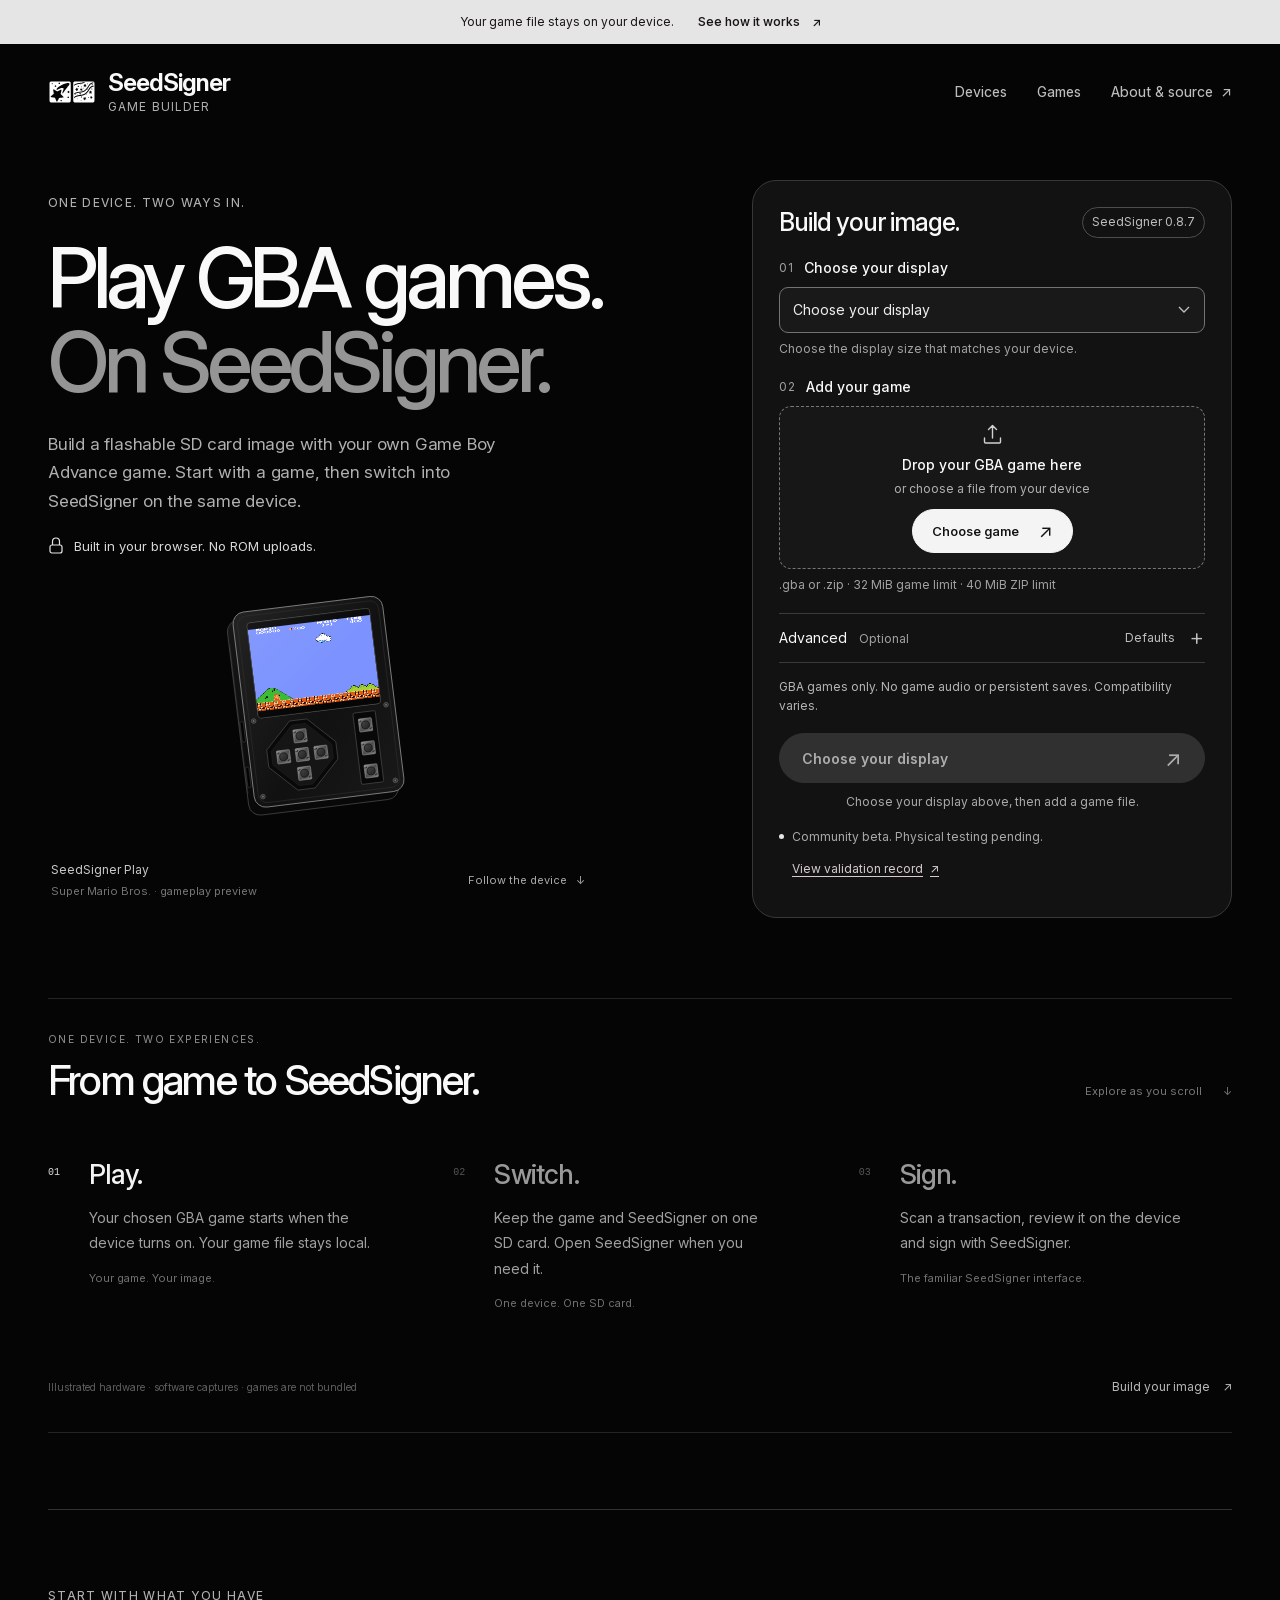
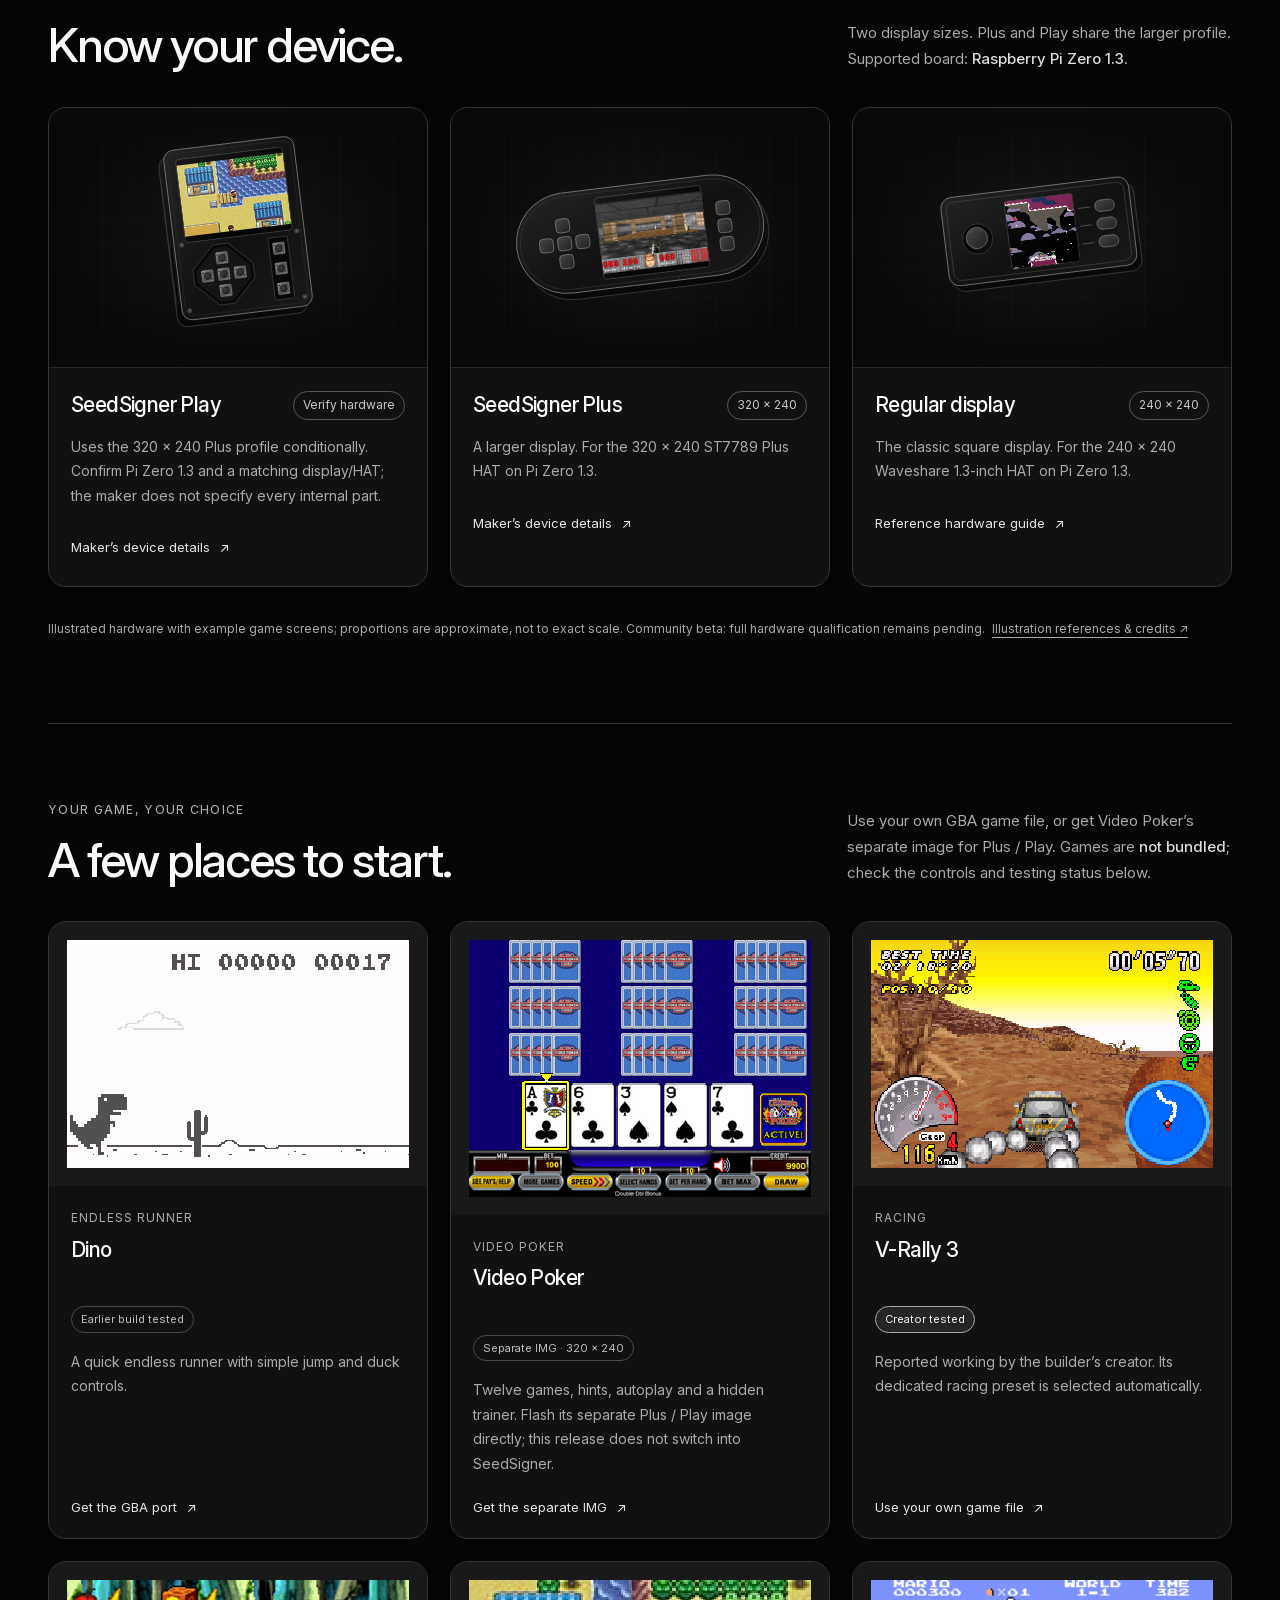
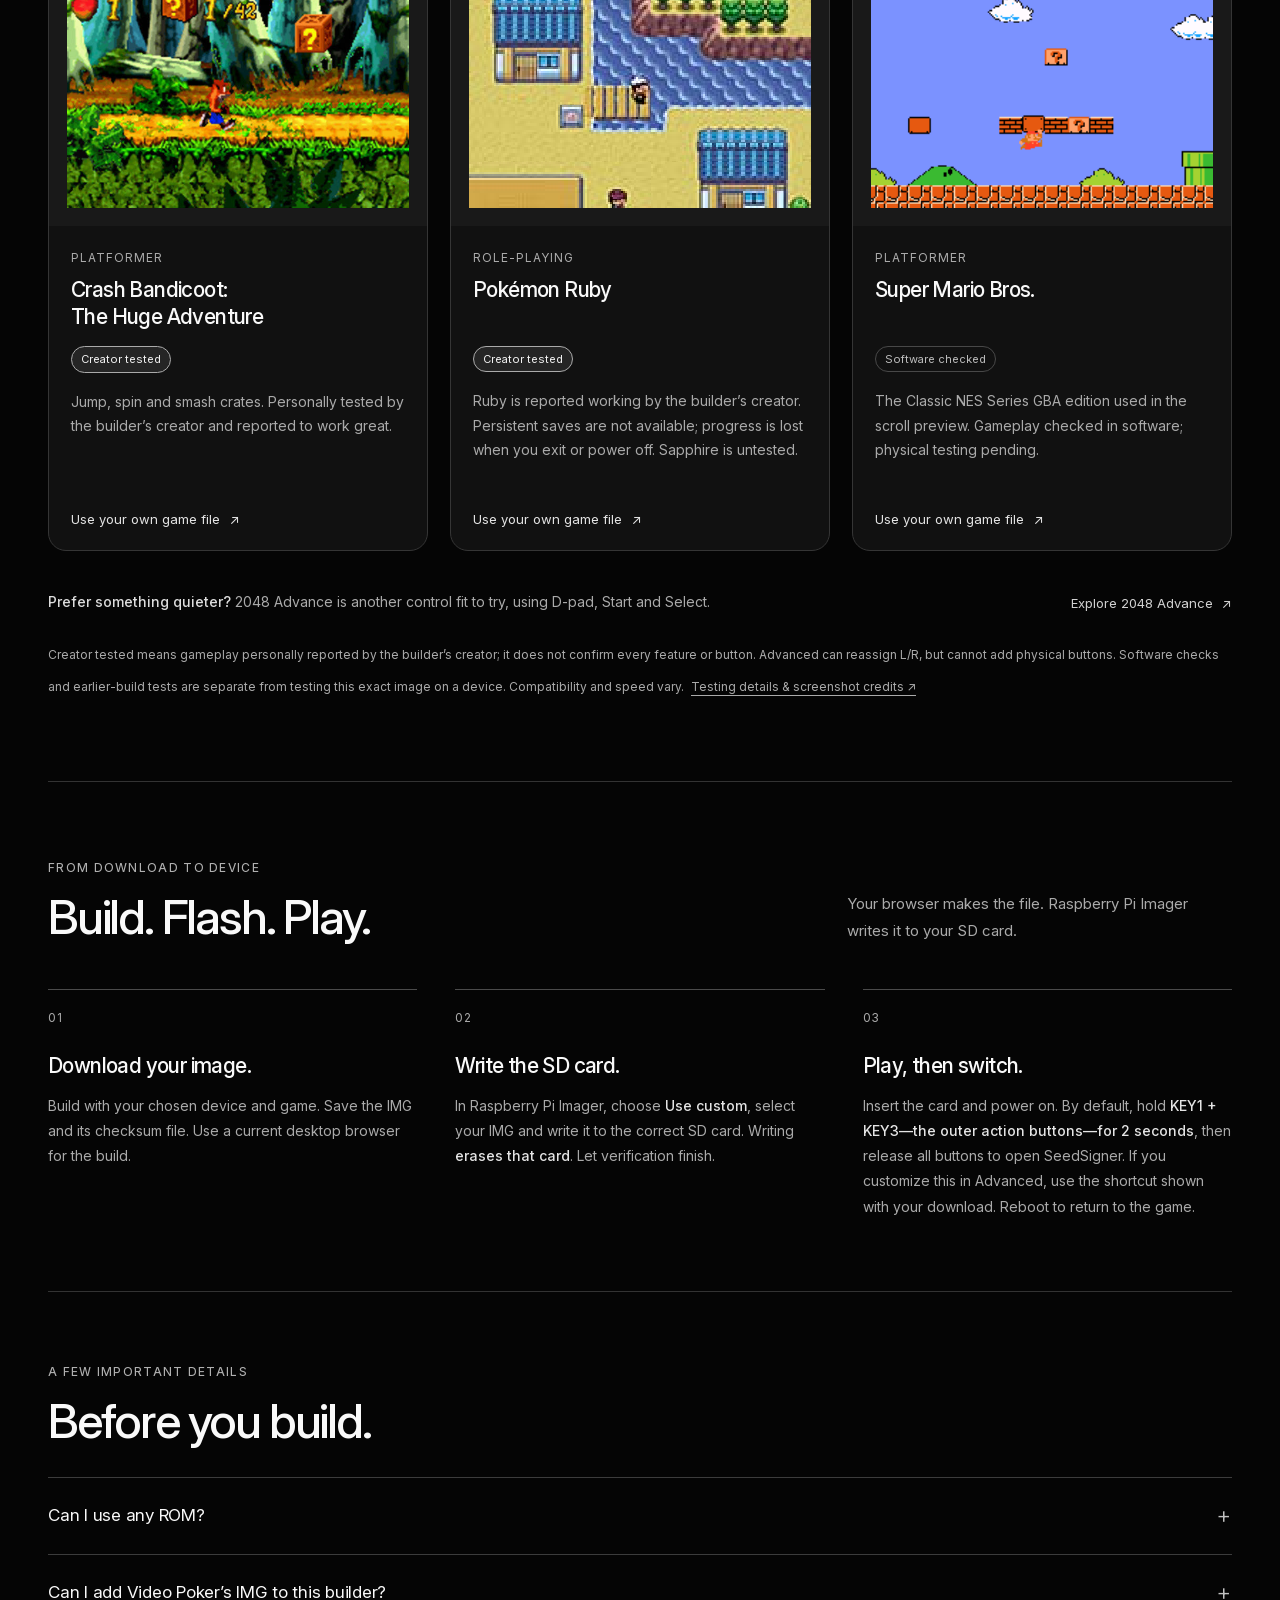
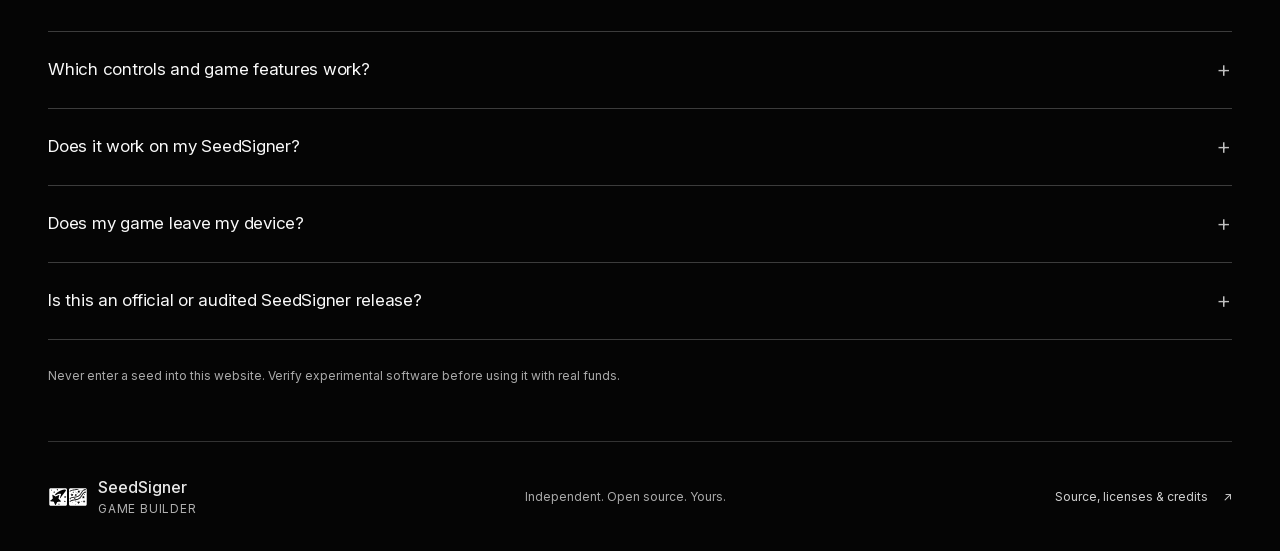
<file: index.html>
<!doctype html>
<html lang="en">
<head>
  <meta charset="utf-8">
  <meta name="viewport" content="width=device-width, initial-scale=1">
  <meta name="color-scheme" content="dark">
  <meta name="theme-color" content="#050505">
  <meta http-equiv="Content-Security-Policy" content="default-src 'self'; script-src 'self'; style-src 'self'; img-src 'self' data:; font-src 'self'; connect-src 'self'; worker-src 'self'; object-src 'none'; base-uri 'self'; form-action 'none'">
  <meta name="description" content="Build a personal SeedSigner SD card image with your own Game Boy Advance game. Select your hardware, add your game and build locally in your browser.">
  <title>SeedSigner Game Builder · Play GBA games on SeedSigner</title>
  <link rel="icon" href="data:,">
  <link rel="preload" href="./InterVariable.woff2" as="font" type="font/woff2" crossorigin>
  <link rel="stylesheet" href="./styles-v0.2.4-games.css">
  <script type="module" src="./app-v0.2.4.js"></script>
  <script type="module" src="./hero-motion-v12.js"></script>
</head>
<body>
  <a class="skip-link" href="#builder-title">Skip to image builder</a>
  <div class="announcement"><span>Your game file stays on your device.</span><a href="./about.html#privacy">See how it works <span aria-hidden="true">↗</span></a></div>
  <div class="page-shell">
    <header class="site-header">
      <a class="brand" href="https://xn--sg8hhb.ws/" aria-label="SeedSigner Game Builder — visit 🌠🌌.ws"><img class="brand-logo" src="./company-logo-white.svg" width="48" height="24" alt=""><span class="brand-wordmark">SeedSigner<span class="brand-subtitle">Game Builder</span></span></a>
      <nav class="header-links" aria-label="Main navigation"><a href="#devices">Devices</a><a href="#games">Games</a><a href="./about.html">About &amp; source <span aria-hidden="true">↗</span></a></nav>
    </header>

    <main>
      <section class="hero" aria-labelledby="hero-title">
        <div class="hero-story">
          <p class="eyebrow">ONE DEVICE. TWO WAYS IN.</p>
          <h1 id="hero-title">Play GBA games.<br><span>On SeedSigner.</span></h1>
          <p class="hero-copy">Build a flashable SD card image with your own Game Boy Advance game. Start with a game, then switch into SeedSigner on the same device.</p>
          <div class="local-badge"><svg width="16" height="18" viewBox="0 0 16 18" fill="none" aria-hidden="true"><rect x="2" y="8" width="12" height="8" rx="2" stroke="currentColor" stroke-width="1.2"/><path d="M4.5 8V4.5a3.5 3.5 0 0 1 7 0V8" stroke="currentColor" stroke-width="1.2"/></svg><span>Built in your browser. No ROM uploads.</span></div>
          <figure class="hero-feature" id="hero-feature"><div class="hero-device-origin" id="hero-device-origin"><div class="hero-device-stage" id="hero-device-stage"><img src="./seedsigner-play-hero-v2.svg" width="600" height="400" alt="SeedSigner Play illustration showing Super Mario Bros. gameplay." fetchpriority="high"></div></div><figcaption><span>SeedSigner Play <small>Super Mario Bros. · gameplay preview</small></span><a href="#scroll-story">Follow the device <span aria-hidden="true">↓</span></a></figcaption></figure>
        </div>

        <section class="builder-card" aria-labelledby="builder-title">
          <div class="card-heading"><h2 id="builder-title">Build your image.</h2><span class="version-pill" id="version-label">SeedSigner 0.8.7</span></div>
          <div class="field-group hardware-field"><div class="step-title"><span class="step-number">01</span><label for="hardware-profile">Choose your display</label></div><div class="select-wrap"><select id="hardware-profile" aria-describedby="hardware-help"><option value="" disabled selected>Choose your display</option><option value="regular">Regular display — 240 × 240</option><option value="plus">Plus display — 320 × 240 (Plus / Play)</option></select><svg width="12" height="8" viewBox="0 0 12 8" fill="none" aria-hidden="true"><path d="m1 1 5 5 5-5" stroke="currentColor" stroke-width="1.4"/></svg></div><p class="field-help" id="hardware-help">Choose the profile that matches your Pi Zero 1.3 and display.</p></div>

          <div class="field-group"><div class="step-title"><span class="step-number">02</span><label for="rom-file">Add your game</label></div><div class="drop-zone" id="drop-zone"><svg class="upload-icon" width="25" height="25" viewBox="0 0 25 25" fill="none" aria-hidden="true"><path d="M12.5 16V3.5m0 0-4 4m4-4 4 4M4.5 16v4a1 1 0 0 0 1 1h14a1 1 0 0 0 1-1v-4" stroke="currentColor" stroke-width="1.4" stroke-linecap="round" stroke-linejoin="round"/></svg><strong id="drop-title">Drop your GBA game here</strong><span class="muted" id="drop-description">or choose a file from your device</span><label class="file-picker" for="rom-file">Choose game <span aria-hidden="true">↗</span><input id="rom-file" type="file" accept=".gba,.zip" aria-describedby="rom-help"></label></div><p class="field-help" id="rom-help">.gba or .zip · 32 MiB game limit · 40 MiB ZIP limit</p><div class="rom-summary" id="rom-summary" hidden><div class="rom-file-icon" aria-hidden="true">GBA</div><div class="rom-summary-text"><strong id="rom-name"></strong><span class="muted" id="rom-meta"></span></div><span class="valid-pill">File checked</span></div><p class="inline-error" id="rom-error" role="alert" hidden></p></div>

          <details class="advanced-controls" id="advanced-settings">
            <summary><span>Advanced <span class="optional-label">Optional</span></span><span class="disclosure-right"><span class="small-tag" id="controls-tag">Automatic</span><span class="disclosure-icon" aria-hidden="true">+</span></span></summary>
            <div class="advanced-body">
              <p class="field-help advanced-intro">Customize game controls and the shortcut to SeedSigner. Defaults work without changing anything here.</p>
              <label class="field-label" for="input-profile">Control preset</label>
              <div class="select-wrap"><select id="input-profile" aria-describedby="profile-help"><option value="auto">Automatic</option><option value="standard">Standard GBA</option><option value="vrally3">V-Rally 3 racing preset</option><option value="custom">Custom mapping</option></select><svg width="12" height="8" viewBox="0 0 12 8" fill="none" aria-hidden="true"><path d="m1 1 5 5 5-5" stroke="currentColor" stroke-width="1.4"/></svg></div>
              <p class="field-help" id="profile-help">Controls are selected after your game is checked.</p>
              <fieldset class="advanced-section"><legend>Map your HAT buttons</legend><p class="field-help">Choose the GBA input sent by each physical button. KEY1, KEY2 and KEY3 are the top, middle and bottom action buttons.</p><div class="mapping-grid" id="mapping-grid"></div></fieldset>
              <fieldset class="advanced-section"><legend>Switch to SeedSigner</legend><p class="field-help" id="switch-help">Hold the selected buttons together, then release every button.</p><fieldset class="switch-buttons"><legend>Choose two or three buttons</legend><div id="switch-buttons"></div></fieldset>
                <div class="timing-grid"><div><label class="field-label" for="switch-hold">Hold time (seconds)</label><input id="switch-hold" type="number" min="0.5" max="10" step="0.1" value="2" required aria-describedby="hold-help"><p class="field-help" id="hold-help">0.5–10 seconds</p></div><div><label class="field-label" for="switch-release">Release time (ms)</label><input id="switch-release" type="number" min="50" max="1000" step="10" value="80" required aria-describedby="release-help"><p class="field-help" id="release-help">50–1,000 ms after all buttons are up</p></div></div>
              </fieldset>
              <p class="inline-error" id="advanced-error" role="alert" hidden></p>
              <p class="control-footnote" id="control-footnote"></p>
              <button class="reset-settings" id="reset-settings" type="button">Reset advanced settings</button>
              <dl class="control-list" id="control-list" hidden></dl>
            </div>
          </details>
          <p class="field-help custom-summary" id="advanced-summary" hidden></p>
          <p class="compatibility-note">GBA games only. No game audio or persistent saves. Compatibility varies.</p>
          <div class="build-area"><button class="primary-button" id="build-button" type="button" disabled><span id="build-button-label">Build image</span><span aria-hidden="true">↗</span></button><button class="cancel-button" id="cancel-build" type="button" hidden>Cancel build</button><p class="build-note" id="build-note">Loading builder…</p></div>
          <div class="release-note"><span class="release-dot" aria-hidden="true"></span><span>Community beta. Physical testing pending.<br><a href="./advanced-validation.json">View validation record <span aria-hidden="true">↗</span></a></span></div>
          <noscript><p class="inline-error">JavaScript is needed to build the image locally. Enable it and reload this page. No game is uploaded.</p></noscript>

          <div class="build-status" id="build-status" role="status" aria-live="polite" hidden><div class="progress-heading"><strong id="progress-title">Preparing your image</strong><span id="progress-value"></span></div><progress id="build-progress" max="100" aria-label="Image build progress"></progress><p id="progress-message"></p></div>
          <div class="build-error" id="build-error" role="alert" hidden><strong>Couldn’t build this image.</strong><p id="build-error-message"></p></div>
          <section class="result-card" id="result-card" aria-labelledby="result-title" hidden><p class="eyebrow">BUILT &amp; CHECKSUMMED</p><h3 id="result-title">Image ready.</h3><p id="result-description"></p><div class="download-actions"><a class="download-button" id="download-image" href="#" download>Download IMG <span aria-hidden="true">↓</span></a><a class="text-link" id="download-checksum" href="#" download>Checksum file</a></div><p class="result-next">Next: write the IMG to your SD card using Raspberry Pi Imager.</p><details class="checksum-details"><summary>View SHA-256 checksum</summary><code id="image-checksum"></code></details></section>
        </section>
      </section>

      <section class="scroll-story" id="scroll-story" aria-labelledby="scroll-title">
        <div class="scroll-pin" id="scroll-pin">
          <div class="scroll-scene-header"><div><p class="eyebrow">ONE DEVICE. TWO EXPERIENCES.</p><h2 id="scroll-title">From game to SeedSigner.</h2></div><span class="scroll-cue">Explore as you scroll <span aria-hidden="true">↓</span></span></div>
          <div class="scroll-scene-body">
            <div class="scene-device-view"><div class="scene-device-target" id="scene-device-target" aria-hidden="true"></div><div class="scene-device-caption"><span>SeedSigner Play <small id="hero-screen-label">Super Mario Bros. · gameplay preview</small></span><a href="#devices">Explore the devices <span aria-hidden="true">↘</span></a></div></div>
            <div class="scene-steps" aria-label="The game and SeedSigner workflow">
              <article class="scene-step is-active" data-scene-step="0" aria-current="step"><span class="scene-step-number">01</span><div><h3>Play.</h3><p>Your chosen GBA game starts when the device turns on. Your game file stays local.</p><span class="scene-step-detail">Your game. Your image.</span></div></article>
              <article class="scene-step" data-scene-step="1"><span class="scene-step-number">02</span><div><h3>Switch.</h3><p>Keep the game and SeedSigner on one SD card. Open SeedSigner when you need it.</p><span class="scene-step-detail">One device. One SD card.</span></div></article>
              <article class="scene-step" data-scene-step="2"><span class="scene-step-number">03</span><div><h3>Sign.</h3><p>Scan a transaction, review it on the device and sign with SeedSigner.</p><span class="scene-step-detail">The familiar SeedSigner interface.</span></div></article>
            </div>
          </div>
          <div class="scroll-scene-footer"><p>Illustrated hardware · software captures · games are not bundled</p><a href="#builder-title">Build your image <span aria-hidden="true">↗</span></a></div>
        </div>
      </section>

      <section class="devices-section content-section" id="devices" aria-labelledby="devices-title"><div class="section-heading"><div><p class="eyebrow">START WITH WHAT YOU HAVE</p><h2 id="devices-title">Know your device.</h2></div><p>Two display sizes. Plus and Play share the larger profile. Supported board: <strong>Raspberry Pi Zero 1.3</strong>.</p></div><div class="device-grid">
        <article class="device-card"><div class="device-photo"><img src="./seedsigner-play-render-v2.svg" width="600" height="400" alt="SeedSigner Play illustration, with a portrait shell, five separate tactile direction/select buttons and three vertically stacked action buttons below the screen. Pokémon Ruby / Sapphire screen is a game-frame composite." loading="lazy"></div><div class="device-body"><div class="device-heading"><h3>SeedSigner Play</h3><span class="status-pill">Verify hardware</span></div><p>Uses the 320 × 240 Plus profile conditionally. Confirm Pi Zero 1.3 and a matching display/HAT; the maker does not specify every internal part.</p><a class="card-link" href="https://bitkitbtc.com/product/seedsigner-play/">Maker’s device details <span aria-hidden="true">↗</span></a></div></article>
        <article class="device-card"><div class="device-photo"><img src="./seedsigner-plus-render-v2.svg" width="600" height="400" alt="SeedSigner Plus illustration, with a long capsule enclosure, five separate direction/select buttons to the left of its landscape screen and three action buttons to the right. Doom for Game Boy Advance screen is a game-frame composite." loading="lazy"></div><div class="device-body"><div class="device-heading"><h3>SeedSigner Plus</h3><span class="status-pill">320 × 240</span></div><p>A larger display. For the 320 × 240 ST7789 Plus HAT on Pi Zero 1.3.</p><a class="card-link" href="https://bitkitbtc.com/product/seedsigner-plus/">Maker’s device details <span aria-hidden="true">↗</span></a></div></article>
        <article class="device-card"><div class="device-photo regular-photo"><img src="./seedsigner-regular-render-v2.svg" width="600" height="400" alt="Regular SeedSigner illustration, with a wide rectangular enclosure, square screen, one joystick to the left and three pill-shaped action buttons to the right. Celeste Classic 2 screen is a game-frame composite." loading="lazy"></div><div class="device-body"><div class="device-heading"><h3>Regular display</h3><span class="status-pill">240 × 240</span></div><p>The classic square display. For the 240 × 240 Waveshare 1.3-inch HAT on Pi Zero 1.3.</p><a class="card-link" href="https://seedsigner.com/seedsigner-independent-custody-guide/">Reference hardware guide <span aria-hidden="true">↗</span></a></div></article>
      </div><p class="section-footnote">Illustrated hardware with example game screens; proportions are approximate, not to exact scale. Community beta: full hardware qualification remains pending. <a href="./about.html#credits">Illustration references &amp; credits ↗</a></p></section>

      <section class="games-section content-section" id="games" aria-labelledby="games-title"><div class="section-heading"><div><p class="eyebrow">YOUR GAME, YOUR CHOICE</p><h2 id="games-title">A few places to start.</h2></div><p>Use your own GBA game file, or get Video Poker’s separate image for Plus / Play. Games are <strong>not bundled</strong>; check the controls and testing status below.</p></div><div class="game-grid">
        <article class="game-card"><div class="game-frame"><img src="./dino.png" width="240" height="160" alt="Dino gameplay capture with a cactus, cloud, ground and score 00017." loading="lazy"></div><div class="game-body"><p class="game-category">ENDLESS RUNNER</p><h3>Dino</h3><div class="game-evidence"><span class="status-pill">Earlier build tested</span></div><p>A quick endless runner with simple jump and duck controls.</p><a class="card-link" href="https://github.com/fritzem/Google-Dino-GBA/releases">Get the GBA port <span aria-hidden="true">↗</span></a></div></article>
        <article class="game-card"><div class="game-frame"><img src="./videopoker.png" width="320" height="240" alt="Actual Video Poker v0.6.6 software render showing ten-hand Double Double Bonus." loading="lazy"></div><div class="game-body"><p class="game-category">VIDEO POKER</p><h3>Video Poker</h3><div class="game-evidence"><span class="status-pill">Separate IMG · 320 × 240</span></div><p>Twelve games, hints, autoplay and a hidden trainer. Flash its separate Plus / Play image directly; this release does not switch into SeedSigner.</p><a class="card-link" href="https://github.com/xberenguer/videopoker/releases/tag/v0.6.6">Get the separate IMG <span aria-hidden="true">↗</span></a></div></article>
        <article class="game-card"><div class="game-frame"><img src="./vrally3.png" width="240" height="160" alt="Captured frame from V-Rally 3 for Game Boy Advance." loading="lazy"></div><div class="game-body"><p class="game-category">RACING</p><h3>V-Rally 3</h3><div class="game-evidence"><span class="status-pill creator-tested">Creator tested</span></div><p>Reported working by the builder’s creator. Its dedicated racing preset is selected automatically.</p><a class="card-link" href="#rom-file">Use your own game file <span aria-hidden="true">↗</span></a></div></article>
        <article class="game-card"><div class="game-frame"><img src="./crash-bandicoot-example.svg" width="650" height="434" alt="Published Crash Bandicoot: The Huge Adventure gameplay screenshot showing Crash in a jungle level with crates." loading="lazy"></div><div class="game-body"><p class="game-category">PLATFORMER</p><h3>Crash Bandicoot:<br>The Huge Adventure</h3><div class="game-evidence"><span class="status-pill creator-tested">Creator tested</span></div><p>Jump, spin and smash crates. Personally tested by the builder’s creator and reported to work great.</p><a class="card-link" href="#rom-file">Use your own game file <span aria-hidden="true">↗</span></a></div></article>
        <article class="game-card"><div class="game-frame"><img src="./pokemon.png" width="180" height="120" alt="Official Nintendo Pokémon Ruby / Sapphire gameplay screenshot; not captured on SeedSigner." loading="lazy"></div><div class="game-body"><p class="game-category">ROLE-PLAYING</p><h3>Pokémon Ruby</h3><div class="game-evidence"><span class="status-pill creator-tested">Creator tested</span></div><p>Ruby is reported working by the builder’s creator. Persistent saves are not available; progress is lost when you exit or power off. Sapphire is untested.</p><a class="card-link" href="#rom-file">Use your own game file <span aria-hidden="true">↗</span></a></div></article>
        <article class="game-card"><div class="game-frame"><img src="./mario-example.svg" width="240" height="160" alt="Actual Classic NES Series: Super Mario Bros. GBA software capture after Mario hits the second question block." loading="lazy"></div><div class="game-body"><p class="game-category">PLATFORMER</p><h3>Super Mario Bros.</h3><div class="game-evidence"><span class="status-pill">Software checked</span></div><p>The Classic NES Series GBA edition used in the scroll preview. Gameplay checked in software; physical testing pending.</p><a class="card-link" href="#rom-file">Use your own game file <span aria-hidden="true">↗</span></a></div></article>
      </div><div class="more-games"><p><strong>Prefer something quieter?</strong> 2048 Advance is another control fit to try, using D-pad, Start and Select.</p><a class="text-link" href="https://basil-termini.itch.io/2048-advance">Explore 2048 Advance <span aria-hidden="true">↗</span></a></div><p class="section-footnote">Creator tested means gameplay personally reported by the builder’s creator; it does not confirm every feature or button. Advanced can reassign L/R, but cannot add physical buttons. Software checks and earlier-build tests are separate from testing this exact image on a device. Compatibility and speed vary. <a href="./game-sources.json">Testing details &amp; screenshot credits ↗</a></p></section>

      <section class="how-section content-section" id="how-it-works" aria-labelledby="how-title"><div class="section-heading"><div><p class="eyebrow">FROM DOWNLOAD TO DEVICE</p><h2 id="how-title">Build. Flash. Play.</h2></div><p>Your browser makes the file. Raspberry Pi Imager writes it to your SD card.</p></div><ol class="flash-steps"><li><span class="instruction-number">01</span><h3>Download your image.</h3><p>Build with your chosen device and game. Save the IMG and its checksum file. Use a current desktop browser for the build.</p></li><li><span class="instruction-number">02</span><h3>Write the SD card.</h3><p>In Raspberry Pi Imager, choose <b>Use custom</b>, select your IMG and write it to the correct SD card. Writing <b>erases that card</b>. Let verification finish.</p></li><li><span class="instruction-number">03</span><h3>Play, then switch.</h3><p>Insert the card and power on. By default, hold <b>KEY1 + KEY3—the outer action buttons—for 2 seconds</b>, then release all buttons to open SeedSigner. If you customize this in Advanced, use the shortcut shown with your download. Reboot to return to the game.</p></li></ol></section>

      <section class="faq-section" aria-labelledby="faq-title"><div class="section-heading"><div><p class="eyebrow">A FEW IMPORTANT DETAILS</p><h2 id="faq-title">Before you build.</h2></div></div>
        <details class="disclosure"><summary><span>Can I use any ROM?</span><span class="disclosure-icon" aria-hidden="true">+</span></summary><div class="disclosure-body"><p>This version accepts Game Boy Advance files (.gba), or a ZIP containing exactly one .gba file. The game can be up to 32 MiB; the ZIP can be up to 40 MiB. Other consoles and multi-game ZIPs are not supported.</p><p>The builder checks the GBA header and file integrity. Emulator compatibility and speed vary by game. Passing those checks does not mean the game has been played on your hardware.</p></div></details>
        <details class="disclosure"><summary><span>Can I add Video Poker’s IMG to this builder?</span><span class="disclosure-icon" aria-hidden="true">+</span></summary><div class="disclosure-body"><p>No. This builder accepts a GBA game (.gba or .zip), not a complete SD card image. <a href="https://github.com/xberenguer/videopoker/releases/tag/v0.6.6">Video Poker v0.6.6</a> is a separate IMG for the 320 × 240 Plus / Play hardware. Flash it directly using Raspberry Pi Imager.</p><p>That release’s top + bottom two-second hold opens its trainer, not SeedSigner. Changing this builder’s hold time does not modify a separate poker IMG. Combining poker with a SeedSigner shortcut needs a dedicated integration.</p></div></details>
        <details class="disclosure"><summary><span>Which controls and game features work?</span><span class="disclosure-icon" aria-hidden="true">+</span></summary><div class="disclosure-body"><p>The default map uses D-pad, A, B, Start and Select. The D-pad directions, center click and three side buttons provide eight physical inputs; GBA has ten. Advanced can assign L/R to existing buttons, replacing their other actions. Games that need every GBA button may need a different mapping or may not be a good fit. There is no game audio or persistent game-save storage.</p><p>V-Rally 3 has a dedicated racing preset and is detected automatically. Advanced settings show the current mapping and let you change each HAT button.</p><p>By default, hold KEY1 + KEY3 for two seconds, then release all buttons. Advanced settings let you change the shortcut buttons and timing.</p></div></details>
        <details class="disclosure"><summary><span>Does it work on my SeedSigner?</span><span class="disclosure-icon" aria-hidden="true">+</span></summary><div class="disclosure-body"><p>The image targets Pi Zero 1.3. Plus uses a 320 × 240 ST7789 profile; regular uses the 240 × 240 Waveshare HAT profile. Play uses the Plus profile conditionally: verify its board, display and HAT match before flashing. A product photo cannot establish internal compatibility.</p><p>The new images still need physical cold-boot, display, button, camera and signing validation. <a href="./advanced-validation.json">Read the validation record</a> for the current checks and remaining gaps.</p></div></details>
        <details class="disclosure"><summary><span>Does my game leave my device?</span><span class="disclosure-icon" aria-hidden="true">+</span></summary><div class="disclosure-body"><p>No. The ROM is read and added to the image in browser memory. The site downloads its public template, but never uploads your game. There are no accounts, analytics or third-party scripts.</p><p>GitHub Pages hosts the site and receives normal requests for its files, including connection information that GitHub may log. Local ROM processing does not make visiting the site anonymous.</p></div></details>
        <details class="disclosure"><summary><span>Is this an official or audited SeedSigner release?</span><span class="disclosure-icon" aria-hidden="true">+</span></summary><div class="disclosure-body"><p>No. This is an independent community fork, not an official or endorsed SeedSigner, BitKit or Strike product. It has not had an independent security audit.</p><p>The game and SeedSigner share one operating system. The button combination is a way to enter the interface, not authentication or a security boundary. Start validation with disposable test seeds. Never enter a seed into this website.</p></div></details>
      </section>
      <p class="safety-note">Never enter a seed into this website. Verify experimental software before using it with real funds.</p>
    </main>
    <footer><a class="footer-brand" href="https://xn--sg8hhb.ws/" aria-label="SeedSigner Game Builder — visit 🌠🌌.ws"><img class="brand-logo" src="./company-logo-white.svg" width="40" height="20" alt=""><span class="brand-wordmark">SeedSigner<span class="brand-subtitle">Game Builder</span></span></a><span>Independent. Open source. Yours.</span><a href="./about.html">Source, licenses &amp; credits <span aria-hidden="true">↗</span></a></footer>
  </div>
</body>
</html>
</file>
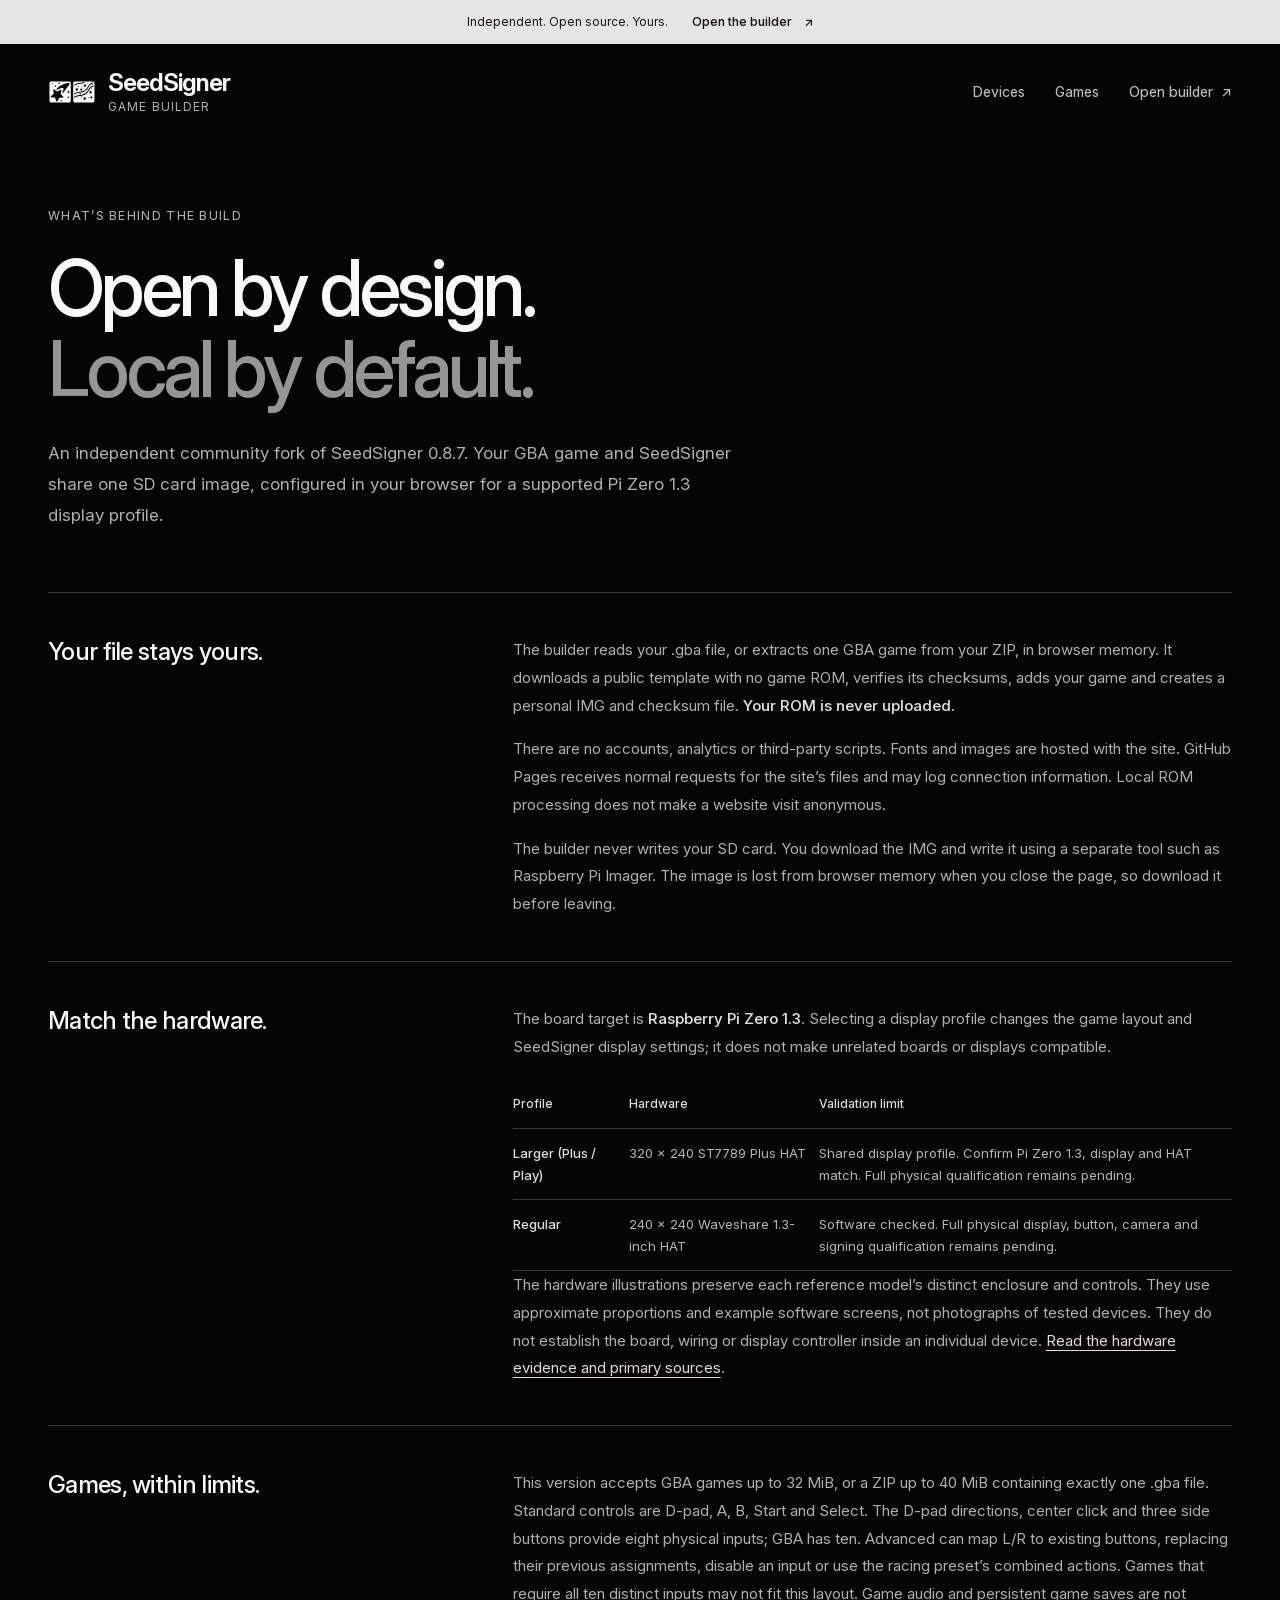
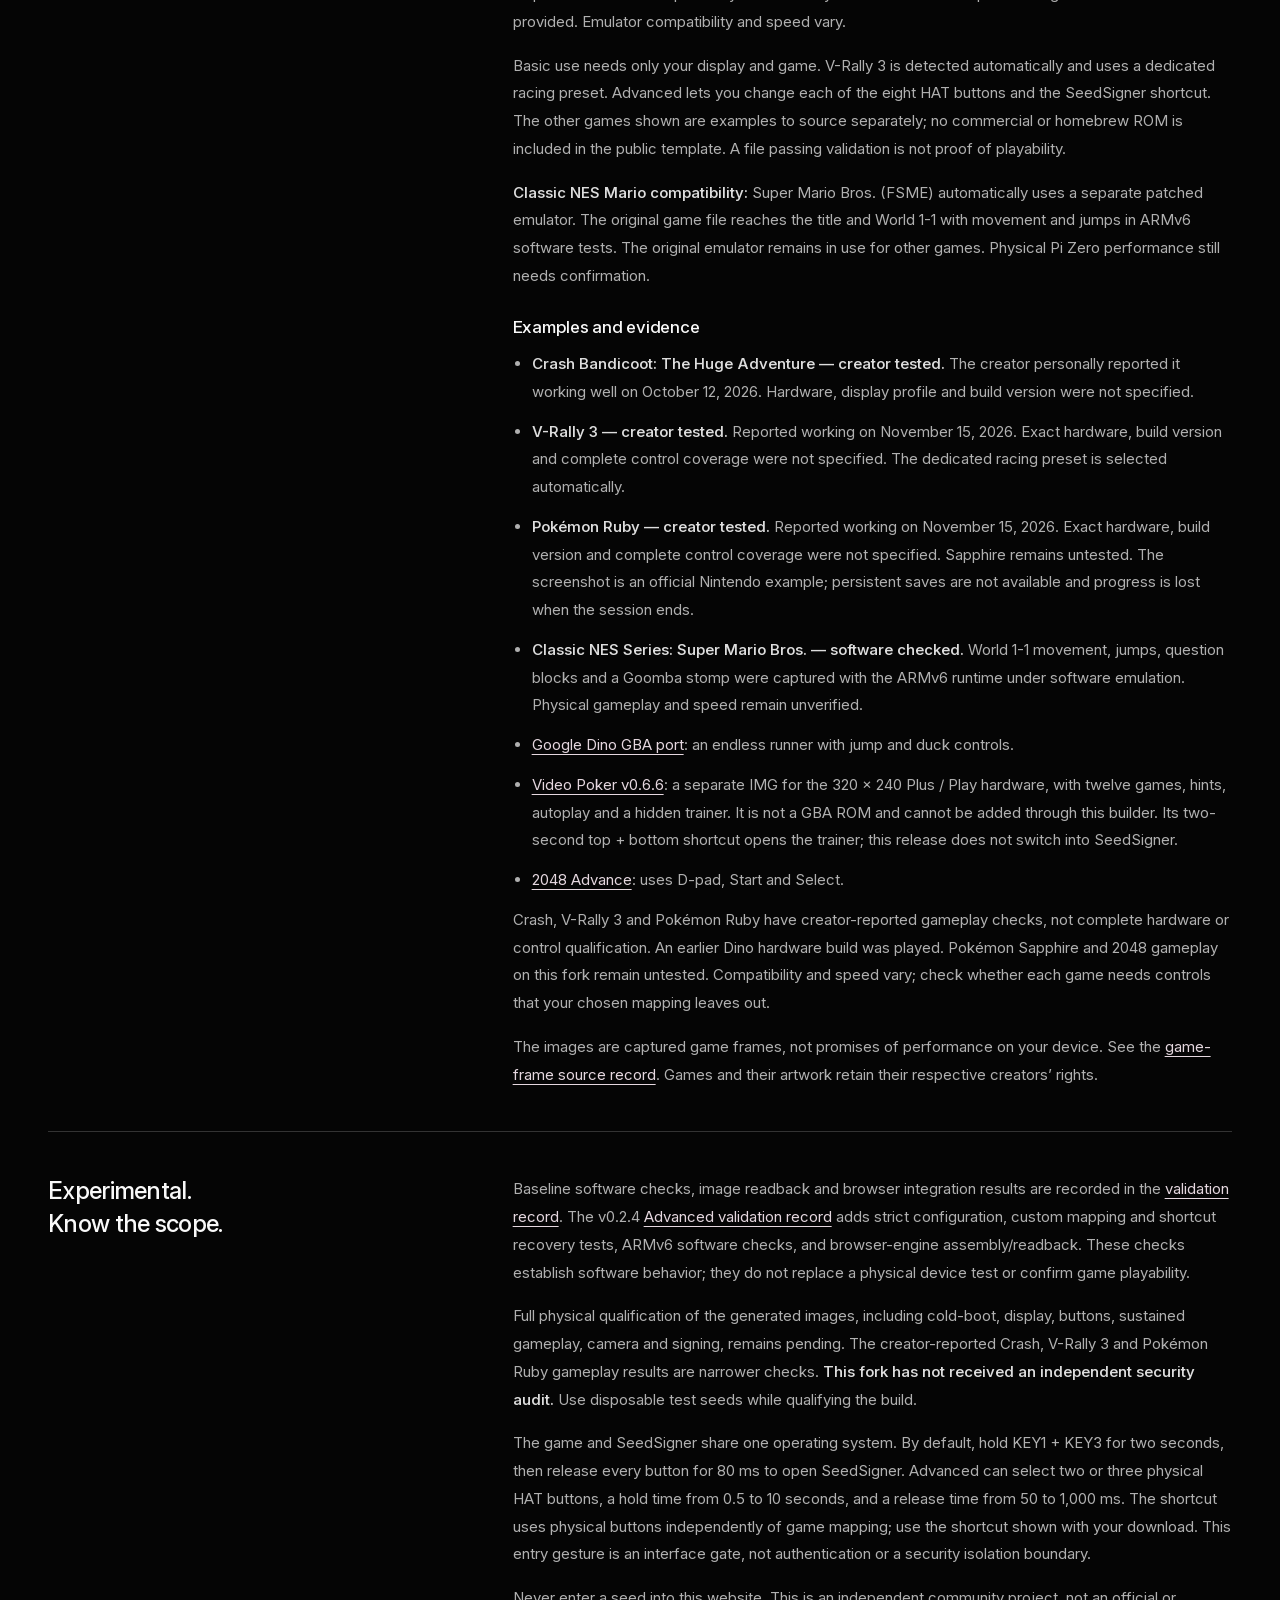
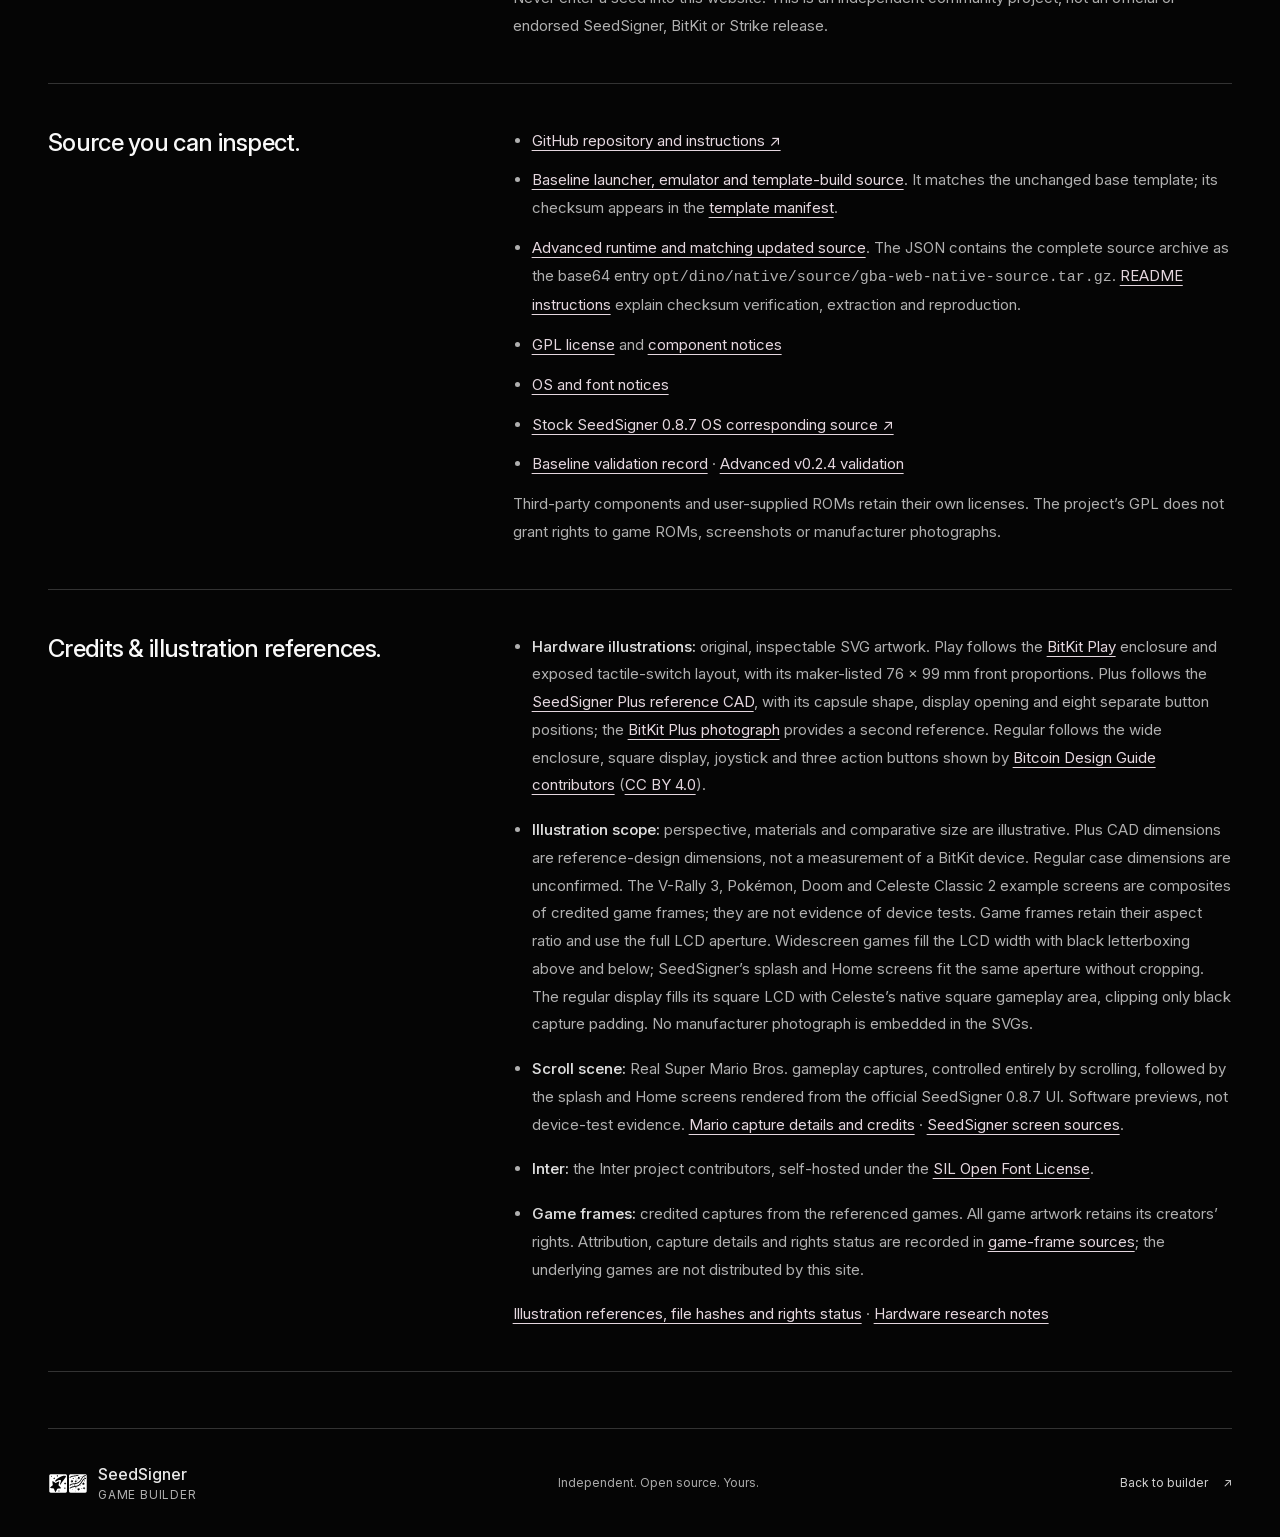
<file: about.html>
<!doctype html>
<html lang="en">
<head><meta charset="utf-8"><meta name="viewport" content="width=device-width,initial-scale=1"><meta name="color-scheme" content="dark"><meta name="theme-color" content="#050505"><meta http-equiv="Content-Security-Policy" content="default-src 'self'; style-src 'self'; img-src 'self' data:; font-src 'self'; object-src 'none'; base-uri 'self'"><meta name="description" content="Scope, validation, privacy, source code and credits for the independent SeedSigner Game Builder."><title>About &amp; source · SeedSigner Game Builder</title><link rel="icon" href="data:,"><link rel="preload" href="./InterVariable.woff2" as="font" type="font/woff2" crossorigin><link rel="stylesheet" href="./styles-v0.2.4.css"></head>
<body><a class="skip-link" href="#about-title">Skip to project details</a><div class="announcement"><span>Independent. Open source. Yours.</span><a href="./">Open the builder <span aria-hidden="true">↗</span></a></div><div class="page-shell"><header class="site-header"><a class="brand" href="https://xn--sg8hhb.ws/" aria-label="SeedSigner Game Builder — visit 🌠🌌.ws"><img class="brand-logo" src="./company-logo-white.svg" width="48" height="24" alt=""><span class="brand-wordmark">SeedSigner<span class="brand-subtitle">Game Builder</span></span></a><nav class="header-links" aria-label="Main navigation"><a href="./#devices">Devices</a><a href="./#games">Games</a><a href="./">Open builder <span aria-hidden="true">↗</span></a></nav></header>
<main><section class="about-hero" aria-labelledby="about-title"><p class="eyebrow">WHAT’S BEHIND THE BUILD</p><h1 id="about-title">Open by design.<br><span>Local by default.</span></h1><p>An independent community fork of SeedSigner 0.8.7. Your GBA game and SeedSigner share one SD card image, configured in your browser for a supported Pi Zero 1.3 display profile.</p></section><div class="about-content">
<section class="about-section" id="privacy"><h2>Your file stays yours.</h2><div><p>The builder reads your .gba file, or extracts one GBA game from your ZIP, in browser memory. It downloads a public template with no game ROM, verifies its checksums, adds your game and creates a personal IMG and checksum file. <strong>Your ROM is never uploaded.</strong></p><p>There are no accounts, analytics or third-party scripts. Fonts and images are hosted with the site. GitHub Pages receives normal requests for the site’s files and may log connection information. Local ROM processing does not make a website visit anonymous.</p><p>The builder never writes your SD card. You download the IMG and write it using a separate tool such as Raspberry Pi Imager. The image is lost from browser memory when you close the page, so download it before leaving.</p></div></section>
<section class="about-section" id="hardware"><h2>Match the hardware.</h2><div><p>The board target is <strong>Raspberry Pi Zero 1.3</strong>. Selecting a display profile changes the game layout and SeedSigner display settings; it does not make unrelated boards or displays compatible.</p><div class="table-wrap"><table class="hardware-matrix"><thead><tr><th scope="col">Profile</th><th scope="col">Hardware</th><th scope="col">Validation limit</th></tr></thead><tbody><tr><th scope="row">Larger (Plus / Play)</th><td>320 × 240 ST7789 Plus HAT</td><td>Shared display profile. Confirm Pi Zero 1.3, display and HAT match. Full physical qualification remains pending.</td></tr><tr><th scope="row">Regular</th><td>240 × 240 Waveshare 1.3-inch HAT</td><td>Software checked. Full physical display, button, camera and signing qualification remains pending.</td></tr></tbody></table></div><p>The hardware illustrations preserve each reference model’s distinct enclosure and controls. They use approximate proportions and example software screens, not photographs of tested devices. They do not establish the board, wiring or display controller inside an individual device. <a href="./HARDWARE-RESEARCH.md">Read the hardware evidence and primary sources</a>.</p></div></section>
<section class="about-section" id="games"><h2>Games, within limits.</h2><div><p>This version accepts GBA games up to 32 MiB, or a ZIP up to 40 MiB containing exactly one .gba file. Standard controls are D-pad, A, B, Start and Select. The D-pad directions, center click and three side buttons provide eight physical inputs; GBA has ten. Advanced can map L/R to existing buttons, replacing their previous assignments, disable an input or use the racing preset’s combined actions. Games that require all ten distinct inputs may not fit this layout. Game audio and persistent game saves are not provided. Emulator compatibility and speed vary.</p><p>Basic use needs only your display and game. V-Rally 3 is detected automatically and uses a dedicated racing preset. Advanced lets you change each of the eight HAT buttons and the SeedSigner shortcut. The other games shown are examples to source separately; no commercial or homebrew ROM is included in the public template. A file passing validation is not proof of playability.</p><p><strong>Classic NES Mario compatibility:</strong> Super Mario Bros. (FSME) automatically uses a separate patched emulator. The original game file reaches the title and World 1-1 with movement and jumps in ARMv6 software tests. The original emulator remains in use for other games. Physical Pi Zero performance still needs confirmation.</p><h3>Examples and evidence</h3><ul><li><strong>Crash Bandicoot: The Huge Adventure — creator tested.</strong> The creator personally reported it working well on October 12, 2026. Hardware, display profile and build version were not specified.</li><li><strong>V-Rally 3 — creator tested.</strong> Reported working on November 15, 2026. Exact hardware, build version and complete control coverage were not specified. The dedicated racing preset is selected automatically.</li><li><strong>Pokémon Ruby — creator tested.</strong> Reported working on November 15, 2026. Exact hardware, build version and complete control coverage were not specified. Sapphire remains untested. The screenshot is an official Nintendo example; persistent saves are not available and progress is lost when the session ends.</li><li><strong>Classic NES Series: Super Mario Bros. — software checked.</strong> World 1-1 movement, jumps, question blocks and a Goomba stomp were captured with the ARMv6 runtime under software emulation. Physical gameplay and speed remain unverified.</li><li><a href="https://github.com/fritzem/Google-Dino-GBA/releases">Google Dino GBA port</a>: an endless runner with jump and duck controls.</li><li><a href="https://github.com/xberenguer/videopoker/releases/tag/v0.6.6">Video Poker v0.6.6</a>: a separate IMG for the 320 × 240 Plus / Play hardware, with twelve games, hints, autoplay and a hidden trainer. It is not a GBA ROM and cannot be added through this builder. Its two-second top + bottom shortcut opens the trainer; this release does not switch into SeedSigner.</li><li><a href="https://basil-termini.itch.io/2048-advance">2048 Advance</a>: uses D-pad, Start and Select.</li></ul><p>Crash, V-Rally 3 and Pokémon Ruby have creator-reported gameplay checks, not complete hardware or control qualification. An earlier Dino hardware build was played. Pokémon Sapphire and 2048 gameplay on this fork remain untested. Compatibility and speed vary; check whether each game needs controls that your chosen mapping leaves out.</p><p>The images are captured game frames, not promises of performance on your device. See the <a href="./game-sources.json">game-frame source record</a>. Games and their artwork retain their respective creators’ rights.</p></div></section>
<section class="about-section" id="validation"><h2>Experimental.<br>Know the scope.</h2><div><p>Baseline software checks, image readback and browser integration results are recorded in the <a href="./validation.json">validation record</a>. The v0.2.4 <a href="./advanced-validation.json">Advanced validation record</a> adds strict configuration, custom mapping and shortcut recovery tests, ARMv6 software checks, and browser-engine assembly/readback. These checks establish software behavior; they do not replace a physical device test or confirm game playability.</p><p>Full physical qualification of the generated images, including cold-boot, display, buttons, sustained gameplay, camera and signing, remains pending. The creator-reported Crash, V-Rally 3 and Pokémon Ruby gameplay results are narrower checks. <strong>This fork has not received an independent security audit.</strong> Use disposable test seeds while qualifying the build.</p><p>The game and SeedSigner share one operating system. By default, hold KEY1 + KEY3 for two seconds, then release every button for 80 ms to open SeedSigner. Advanced can select two or three physical HAT buttons, a hold time from 0.5 to 10 seconds, and a release time from 50 to 1,000 ms. The shortcut uses physical buttons independently of game mapping; use the shortcut shown with your download. This entry gesture is an interface gate, not authentication or a security isolation boundary.</p><p>Never enter a seed into this website. This is an independent community project, not an official or endorsed SeedSigner, BitKit or Strike release.</p></div></section>
<section class="about-section" id="source"><h2>Source you can inspect.</h2><div><ul><li><a href="https://github.com/xberenguer/seedsigner-gba-builder">GitHub repository and instructions ↗</a></li><li><a href="./source.tar.gz">Baseline launcher, emulator and template-build source</a>. It matches the unchanged base template; its checksum appears in the <a href="./template.json">template manifest</a>.</li><li><a href="./advanced-runtime.json">Advanced runtime and matching updated source</a>. The JSON contains the complete source archive as the base64 entry <code>opt/dino/native/<wbr>source/<wbr>gba-web-native-source.tar.gz</code>. <a href="./README.md">README instructions</a> explain checksum verification, extraction and reproduction.</li><li><a href="./LICENSE">GPL license</a> and <a href="./NOTICE">component notices</a></li><li><a href="./OS-and-font-notices.txt">OS and font notices</a></li><li><a href="https://github.com/xberenguer/seedsigner-dino/releases/download/v0.1.1-beta/seedsigner-v0.8.7-os-corresponding-source.tar.gz">Stock SeedSigner 0.8.7 OS corresponding source ↗</a></li><li><a href="./validation.json">Baseline validation record</a> · <a href="./advanced-validation.json">Advanced v0.2.4 validation</a></li></ul><p>Third-party components and user-supplied ROMs retain their own licenses. The project’s GPL does not grant rights to game ROMs, screenshots or manufacturer photographs.</p></div></section>
<section class="about-section" id="credits"><h2>Credits &amp; illustration references.</h2><div><ul class="credit-list"><li><strong>Hardware illustrations:</strong> original, inspectable SVG artwork. Play follows the <a href="https://bitkitbtc.com/product/seedsigner-play/">BitKit Play</a> enclosure and exposed tactile-switch layout, with its maker-listed 76 × 99 mm front proportions. Plus follows the <a href="https://github.com/3rdIteration/seedsigner-hardware/tree/main/signer_enclosures/seedsigner_plus/reference_design">SeedSigner Plus reference CAD</a>, with its capsule shape, display opening and eight separate button positions; the <a href="https://bitkitbtc.com/product/seedsigner-plus/">BitKit Plus photograph</a> provides a second reference. Regular follows the wide enclosure, square display, joystick and three action buttons shown by <a href="https://bitcoin.design/guide/case-studies/seedsigner/">Bitcoin Design Guide contributors</a> (<a href="https://creativecommons.org/licenses/by/4.0/">CC BY 4.0</a>).</li><li><strong>Illustration scope:</strong> perspective, materials and comparative size are illustrative. Plus CAD dimensions are reference-design dimensions, not a measurement of a BitKit device. Regular case dimensions are unconfirmed. The V-Rally 3, Pokémon, Doom and Celeste Classic 2 example screens are composites of credited game frames; they are not evidence of device tests. Game frames retain their aspect ratio and use the full LCD aperture. Widescreen games fill the LCD width with black letterboxing above and below; SeedSigner’s splash and Home screens fit the same aperture without cropping. The regular display fills its square LCD with Celeste’s native square gameplay area, clipping only black capture padding. No manufacturer photograph is embedded in the SVGs.</li><li><strong>Scroll scene:</strong> Real Super Mario Bros. gameplay captures, controlled entirely by scrolling, followed by the splash and Home screens rendered from the official SeedSigner 0.8.7 UI. Software previews, not device-test evidence. <a href="./scroll-sources-v3.json">Mario capture details and credits</a> · <a href="./hero-sources.json">SeedSigner screen sources</a>.</li><li><strong>Inter:</strong> the Inter project contributors, self-hosted under the <a href="./Inter-LICENSE.txt">SIL Open Font License</a>.</li><li><strong>Game frames:</strong> credited captures from the referenced games. All game artwork retains its creators’ rights. Attribution, capture details and rights status are recorded in <a href="./game-sources.json">game-frame sources</a>; the underlying games are not distributed by this site.</li></ul><p><a href="./hardware-sources.json">Illustration references, file hashes and rights status</a> · <a href="./HARDWARE-RESEARCH.md">Hardware research notes</a></p></div></section>
</div></main><footer><a class="footer-brand" href="https://xn--sg8hhb.ws/" aria-label="SeedSigner Game Builder — visit 🌠🌌.ws"><img class="brand-logo" src="./company-logo-white.svg" width="40" height="20" alt=""><span class="brand-wordmark">SeedSigner<span class="brand-subtitle">Game Builder</span></span></a><span>Independent. Open source. Yours.</span><a href="./">Back to builder <span aria-hidden="true">↗</span></a></footer></div></body></html>
</file>
<file: styles-v0.2.4-games.css>
@font-face{font-family:Inter;src:url('./InterVariable.woff2') format('woff2');font-weight:100 900;font-display:swap}
:root{color-scheme:dark;--bg:#050505;--surface:#121212;--line:#373737;--text:#f9f9f9;--muted:#b0b0b0;--quiet:#929292;--accent:#e5e5e5;--error:#ffc0cc;font-family:Inter,Arial,Helvetica,sans-serif;font-synthesis:none;background:var(--bg);color:var(--text)}
*{box-sizing:border-box}html{scroll-behavior:smooth;scroll-padding-top:24px}body{margin:0;min-width:320px;background:var(--bg);line-height:1.55}button,input,select{font:inherit}button,a,input,select,summary{-webkit-tap-highlight-color:transparent}a{color:inherit;text-decoration:none}button{cursor:pointer}button:disabled{cursor:not-allowed}button:focus-visible,a:focus-visible,select:focus-visible,summary:focus-visible{outline:2px solid var(--accent);outline-offset:5px}p,h1,h2,h3,figure{margin:0}[hidden]{display:none!important}.skip-link{position:fixed;left:20px;top:12px;transform:translateY(-150%);z-index:10;background:#fff;color:#111;border-radius:30px;padding:12px 20px;font-size:14px}.skip-link:focus{transform:translateY(0)}.page-shell{width:min(1240px,calc(100% - 96px));margin:auto}.announcement{min-height:44px;display:flex;align-items:center;justify-content:center;gap:24px;padding:0 20px;background:var(--accent);color:#1a1418;font-size:12px}.announcement a{min-height:44px;display:inline-flex;align-items:center;gap:12px;font-weight:550}.announcement a:hover{text-decoration:underline;text-underline-offset:3px}.site-header{height:96px;display:flex;align-items:center;justify-content:space-between;gap:30px}.brand{display:flex;align-items:center;gap:12px;min-height:44px;font-size:24px;font-weight:650;letter-spacing:-1px;line-height:1.06}.brand-subtitle{display:block;font-size:12px;font-weight:400;letter-spacing:1.1px;margin-top:5px;color:#b0b0b0;text-transform:uppercase}.header-links{display:flex;align-items:center;gap:30px;font-size:14px;font-weight:450}.header-links a{color:#bdbdbd;min-height:44px;display:inline-flex;align-items:center;gap:8px;transition:color .15s}.header-links a:hover{color:#fff}.eyebrow{font-size:12px;letter-spacing:1.3px;font-weight:450;line-height:1.6;color:var(--muted)}.hero{display:grid;grid-template-columns:minmax(0,1fr) minmax(0,480px);gap:72px;align-items:start;padding:40px 0 80px}.hero-story{padding-top:13px;min-width:0}.hero h1{font-size:clamp(62px,6.45vw,87px);line-height:1.02;letter-spacing:-5.1px;font-weight:500;margin-top:24px}.hero h1 span{color:#959595}.hero-copy{font-size:17px;line-height:1.7;max-width:470px;color:#b0b0b0;margin-top:25px;letter-spacing:-.2px}.local-badge{display:flex;align-items:center;gap:10px;color:#d8d8d8;font-size:13px;margin-top:20px}.local-badge svg{color:var(--accent);flex:none}.hero-feature{display:block;height:auto;max-width:515px;margin-top:24px;color:#d9d9d9}.hero-device-stage{display:block;width:100%;height:282px;object-fit:contain;background:transparent}.hero-feature figcaption{display:flex;align-items:center;justify-content:space-between;gap:15px;padding:0 3px;font-size:12px;color:#d2d2d2}.hero-feature figcaption>span{font-size:12px}.hero-feature small{display:block;font-size:11px;color:#929292;margin-top:3px;line-height:1.5}.hero-feature figcaption>a{display:inline-flex;align-items:center;gap:9px;min-height:44px;font-size:12px;color:#b6b6b6}.hero-feature figcaption>a:hover{color:#fff;text-decoration:underline;text-underline-offset:4px}.builder-card{border:1px solid var(--line);border-radius:24px;background:var(--surface);padding:26px;min-width:0}.card-heading{display:flex;align-items:center;justify-content:space-between;gap:14px;margin-bottom:20px}.card-heading h2{font-size:25px;font-weight:500;line-height:1.25;letter-spacing:-1px}.version-pill{font-size:12px;white-space:nowrap;border:1px solid #4d4d4d;color:#bdbdbd;padding:5px 9px;border-radius:30px}.field-group+.field-group{margin-top:19px}.step-title{display:flex;align-items:center;gap:11px;margin-bottom:9px;font-size:14px;font-weight:500;line-height:1.4}.step-number{font-size:12px;letter-spacing:.5px;color:#a0a0a0;font-weight:400}.select-wrap{position:relative}.select-wrap select{width:100%;appearance:none;min-height:46px;background:#191919;border:1px solid #737373;border-radius:9px;padding:11px 38px 11px 13px;font-size:14px;line-height:1.5;color:#eee;cursor:pointer}.select-wrap>svg{position:absolute;right:15px;top:19px;pointer-events:none;color:#bcbcbc}.field-help{font-size:12px;line-height:1.55;color:#a2a2a2;margin-top:7px}.drop-zone{display:flex;flex-direction:column;align-items:center;justify-content:center;gap:4px;min-height:146px;padding:15px;border:1px dashed #777;border-radius:12px;background:#171717;text-align:center;transition:background .15s,border-color .15s}.drop-zone.drag-over{border-color:var(--accent);background:#2e252a}.drop-zone.is-selected{min-height:111px;padding:13px}.drop-zone.is-selected .upload-icon{display:none}.upload-icon{color:#d2d2d2;margin-bottom:3px}.drop-zone strong{font-size:14px;font-weight:500;overflow-wrap:anywhere;max-width:100%}.muted{color:var(--muted)}.drop-zone .muted{font-size:12px}.file-picker{position:relative;display:inline-flex;align-items:center;justify-content:center;gap:20px;overflow:hidden;min-height:44px;margin-top:7px;padding:10px 19px;background:#f4f4f4;color:#111;border:1px solid #f4f4f4;border-radius:30px;font-size:13px;font-weight:550;cursor:pointer}.file-picker:hover{background:var(--accent);border-color:var(--accent)}.file-picker>span{font-size:18px;font-weight:400;line-height:1}.file-picker input{position:absolute;left:0;top:0;width:100%;height:100%;opacity:0;cursor:pointer}.file-picker:focus-within{outline:2px solid var(--accent);outline-offset:4px}.file-picker:has(input:disabled){opacity:.55;cursor:not-allowed}.rom-summary{display:flex;align-items:center;gap:10px;border:1px solid #555;background:#202020;border-radius:9px;padding:12px;margin-top:11px}.rom-file-icon{width:30px;height:35px;display:grid;place-items:center;flex:none;border:1px solid #777;border-radius:4px;color:#d0d0d0;font-size:12px}.rom-summary-text{display:flex;flex-direction:column;min-width:0}.rom-summary-text strong{font-size:13px;font-weight:500;overflow-wrap:anywhere}.rom-summary-text .muted{font-size:12px;overflow-wrap:anywhere}.valid-pill{font-size:12px;color:var(--accent);margin-left:auto;white-space:nowrap}.inline-error{font-size:13px;line-height:1.6;color:var(--error);margin-top:10px;overflow-wrap:anywhere}.advanced-controls{margin-top:18px;border-top:1px solid #3b3b3b;border-bottom:1px solid #3b3b3b}.advanced-controls>summary,.disclosure>summary{list-style:none;display:flex;justify-content:space-between;align-items:center;gap:18px;cursor:pointer}.advanced-controls>summary{min-height:48px;font-size:14px;line-height:1.4;padding:10px 0}.advanced-controls>summary::-webkit-details-marker,.disclosure>summary::-webkit-details-marker{display:none}.optional-label{font-size:12px;color:#a2a2a2;margin-left:8px}.disclosure-right{display:flex;align-items:center;gap:13px}.small-tag{font-size:12px;color:#c1c1c1}.disclosure-icon{font-size:23px;line-height:1;font-weight:300;width:17px;text-align:center;color:#c1c1c1;flex:none}.advanced-controls[open] .disclosure-icon,.disclosure[open] .disclosure-icon{transform:rotate(45deg)}.advanced-body{padding:3px 0 20px}.field-label{display:block;font-size:13px;margin-bottom:9px}.control-list{margin:16px 0 0}.control-list>div{display:flex;justify-content:space-between;align-items:start;gap:18px;padding:10px 0;border-bottom:1px solid #323232;font-size:12px}.control-list dt{color:#ddd}.control-list dd{margin:0;color:#b0b0b0;text-align:right}.control-footnote{font-size:12px;color:#aaa;line-height:1.7;margin-top:15px}.compatibility-note{font-size:12px;line-height:1.6;color:#b5b5b5;margin-top:14px}.build-area{margin-top:18px}.primary-button{display:flex;align-items:center;justify-content:space-between;gap:16px;width:100%;min-height:50px;border:1px solid #fff;border-radius:40px;background:#fff;color:#101010;padding:11px 22px;font-size:14px;line-height:1.5;font-weight:600;transition:background .15s,color .15s}.primary-button:hover:not(:disabled){background:var(--accent);border-color:var(--accent)}.primary-button:disabled{background:#303030;border-color:#303030;color:#adadad}.primary-button>span:last-child{font-size:22px;font-weight:400;line-height:1}.cancel-button{display:block;min-height:44px;border:1px solid #666;border-radius:30px;margin:12px auto 0;padding:8px 20px;background:transparent;color:#ddd;font-size:13px}.cancel-button:hover{background:#252525}.build-note{font-size:12px;line-height:1.6;color:#aaa;text-align:center;margin-top:9px}.release-note{display:flex;align-items:start;gap:8px;font-size:12px;line-height:1.6;color:#aaa;margin-top:16px}.release-dot{width:5px;height:5px;border-radius:50%;background:var(--accent);flex:none;margin-top:7px}.release-note a{display:inline-flex;min-height:44px;align-items:center;gap:7px;text-decoration:underline;text-underline-offset:3px;color:#d7c9d0}.build-status{border-top:1px solid #464646;padding-top:20px;margin-top:20px}.progress-heading{display:flex;align-items:center;justify-content:space-between;gap:15px;font-size:13px}.progress-heading strong{font-weight:500}.progress-heading>span{font-size:12px;color:#bbb}progress{appearance:none;display:block;width:100%;height:4px;border:0;border-radius:3px;overflow:hidden;background:#3b3b3b;color:var(--accent);margin:12px 0}progress::-webkit-progress-bar{background:#3b3b3b;border-radius:3px}progress::-webkit-progress-value{background:var(--accent);border-radius:3px;transition:width .2s}progress::-moz-progress-bar{background:var(--accent);border-radius:3px}.build-status>p{font-size:12px;color:#b0b0b0;line-height:1.7;overflow-wrap:anywhere}.build-error{background:#281c22;border:1px solid #825e6c;border-radius:12px;padding:16px;margin-top:20px;font-size:14px;color:var(--error)}.build-error strong{font-weight:550}.build-error p{font-size:13px;line-height:1.7;color:#e0c5cf;margin-top:6px;overflow-wrap:anywhere}.result-card{border:1px solid #74646d;background:#201b1e;border-radius:14px;padding:22px;margin-top:21px}.result-card .eyebrow{font-size:12px;color:#d2c3cb;letter-spacing:1px}.result-card h3{font-size:34px;line-height:1.2;letter-spacing:-1.3px;font-weight:500;margin-top:9px}.result-card>p:not(.eyebrow){font-size:13px;color:#c1b6bc;line-height:1.7;margin-top:10px;overflow-wrap:anywhere}.download-actions{display:flex;align-items:center;gap:20px;flex-wrap:wrap;margin-top:20px}.download-button{display:inline-flex;align-items:center;justify-content:space-between;gap:24px;min-height:46px;background:var(--accent);color:#171217;border-radius:30px;font-size:13px;font-weight:600;padding:11px 18px}.download-button:hover{background:#fff}.download-button span{font-size:18px;font-weight:400}.text-link{display:inline-flex;align-items:center;gap:9px;min-height:44px;font-size:13px;color:#d1d1d1}.text-link:hover{color:#fff;text-decoration:underline;text-underline-offset:4px}.download-actions .text-link{font-size:12px;color:#e0d3db}.result-card>p.result-next{font-size:12px;color:#c7bbc2;margin-top:13px}.checksum-details{font-size:12px;color:#bfb0b9;margin-top:13px}.checksum-details summary{cursor:pointer;min-height:44px;display:flex;align-items:center}.checksum-details code{font-size:12px;color:#e1d4dc;line-height:1.7;font-family:ui-monospace,SFMono-Regular,Menlo,monospace;overflow-wrap:anywhere;display:block}.content-section{border-top:1px solid #333;padding:76px 0 72px}.section-heading{display:flex;align-items:end;justify-content:space-between;gap:60px;margin-bottom:35px}.section-heading h2{font-size:48px;line-height:1.1;letter-spacing:-2.2px;font-weight:500;margin-top:14px}.section-heading>p{max-width:385px;font-size:15px;line-height:1.75;color:#aaa}.section-heading>p strong{font-weight:500;color:#ddd}.device-grid,.game-grid{display:grid;grid-template-columns:repeat(3,minmax(0,1fr));gap:22px}.device-card,.game-card{border:1px solid #353535;border-radius:18px;overflow:hidden;background:#111;min-width:0}.device-photo{height:260px;display:flex;align-items:center;justify-content:center;background:radial-gradient(ellipse at center,#151515 0%,#090909 72%);border-bottom:1px solid #272727}.device-photo img{width:100%;height:100%;object-fit:contain;display:block}.regular-photo{padding:0}.device-body,.game-body{padding:23px 22px 17px}.device-heading{display:flex;align-items:start;justify-content:space-between;gap:12px;flex-wrap:wrap}.device-heading h3,.game-body h3{font-size:21px;line-height:1.3;letter-spacing:-.6px;font-weight:500}.status-pill{font-size:12px;border:1px solid #555;border-radius:30px;padding:4px 9px;color:#c5c5c5;white-space:nowrap}.device-body>p,.game-body>p:not(.game-category){font-size:14px;line-height:1.75;color:#aaa;margin-top:15px}.card-link{display:inline-flex;align-items:center;gap:10px;min-height:44px;font-size:13px;color:#e4e4e4;margin-top:17px}.card-link:hover{text-decoration:underline;text-underline-offset:4px}.section-footnote{font-size:12px;color:#aaa;line-height:1.7;margin-top:20px}.section-footnote a{display:inline-flex;align-items:center;min-height:44px;text-decoration:underline;text-underline-offset:4px;margin-left:4px}.game-frame{display:flex;align-items:center;justify-content:center;aspect-ratio:3/2;background:#191919;padding:18px}.game-frame img{width:100%;height:100%;object-fit:contain;image-rendering:pixelated;display:block}.game-category{font-size:12px;letter-spacing:1px;color:#aaa}.game-body h3{margin-top:8px}.game-body>p:not(.game-category){min-height:99px}.more-games{display:flex;align-items:center;justify-content:space-between;gap:32px;padding:25px 0 0;margin-top:5px}.more-games>p{font-size:14px;line-height:1.75;color:#aaa;max-width:760px}.more-games strong{font-weight:500;color:#ddd}.more-games .text-link{white-space:nowrap}.flash-steps{display:grid;grid-template-columns:repeat(3,minmax(0,1fr));gap:38px;list-style:none;margin:45px 0 0;padding:0}.flash-steps li{padding-top:19px;border-top:1px solid #4b4b4b}.instruction-number{display:block;color:#aaa;font-size:12px;letter-spacing:.5px;margin-bottom:24px}.flash-steps h3{font-size:21px;line-height:1.35;font-weight:500;letter-spacing:-.6px}.flash-steps p{font-size:14px;line-height:1.8;color:#aaa;margin-top:13px}.flash-steps b{font-weight:500;color:#e4e4e4}.faq-section{border-top:1px solid #333;padding:70px 0 25px}.faq-section .section-heading{margin-bottom:29px}.disclosure{border-top:1px solid #3c3c3c}.disclosure:last-child{border-bottom:1px solid #3c3c3c}.disclosure>summary{min-height:76px;padding:21px 0;font-size:17px;line-height:1.5;letter-spacing:-.25px}.disclosure-body{max-width:800px;padding-bottom:29px}.disclosure-body>p{font-size:15px;line-height:1.85;color:#b0b0b0;margin-bottom:15px}.disclosure-body>p:last-child{margin-bottom:0}.disclosure-body a{color:#e0d2da;text-decoration:underline;text-underline-offset:4px}.safety-note{font-size:12px;line-height:1.8;color:#aaa;margin:0 0 55px}footer{display:flex;align-items:center;justify-content:space-between;gap:28px;min-height:110px;border-top:1px solid #333;font-size:12px;color:#aaa}footer>a{min-height:44px;display:inline-flex;align-items:center;gap:7px}.footer-brand{font-size:15px;font-weight:600;color:#e8e8e8;letter-spacing:-.3px}.footer-brand span{font-size:12px;color:#aaa;font-weight:400;letter-spacing:0;margin-left:6px}footer>a:last-child{color:#d0d0d0}footer>a:last-child span{margin-left:8px}.about-hero{padding:66px 0 62px;border-bottom:1px solid #373737}.about-hero h1{font-size:clamp(58px,6vw,82px);line-height:1.05;letter-spacing:-4.1px;font-weight:500;margin-top:24px}.about-hero h1 span{color:#959595}.about-hero>p:last-child{max-width:690px;font-size:17px;line-height:1.8;color:#b0b0b0;margin-top:28px}.about-content{padding-bottom:56px}.about-section{display:grid;grid-template-columns:minmax(0,1fr) minmax(0,1.8fr);gap:65px;padding:43px 0;border-bottom:1px solid #333;scroll-margin-top:24px}.about-section h2{font-size:24px;line-height:1.35;font-weight:500;letter-spacing:-.7px}.about-section h3{font-size:17px;font-weight:500;letter-spacing:-.25px;margin:24px 0 10px}.about-section p,.about-section li{font-size:15px;line-height:1.85;color:#b0b0b0}.about-section p+p{margin-top:16px}.about-section ul{margin:0;padding-left:19px}.about-section li{margin-bottom:12px}.about-section a{color:#e5d7df;text-decoration:underline;text-underline-offset:4px}.about-section a:hover{color:#fff}.about-section strong{font-weight:550;color:#ddd}.table-wrap{overflow-x:auto;max-width:100%;margin-top:21px}.hardware-matrix{width:100%;border-collapse:collapse;font-size:13px;line-height:1.7;text-align:left}.hardware-matrix th,.hardware-matrix td{padding:13px 12px 13px 0;border-bottom:1px solid #3b3b3b;vertical-align:top;color:#b5b5b5}.hardware-matrix thead th{font-size:12px;font-weight:500;color:#ddd}.hardware-matrix tbody th{font-weight:500;color:#ddd;min-width:105px}.hardware-matrix td{min-width:150px}.credit-list li{margin-bottom:17px}
@media(min-width:1500px){.hero{gap:100px;padding-top:55px}.hero h1{font-size:91px}.hero-feature{margin-top:30px}.hero-device-stage{height:300px}}
@media(max-width:1150px){.page-shell{width:calc(100% - 64px)}.hero{grid-template-columns:minmax(0,1fr) minmax(0,440px);gap:42px}.hero h1{font-size:73px;letter-spacing:-4.6px}.hero-copy{font-size:16px}.hero-device-stage{height:265px}.builder-card{padding:24px}.card-heading h2{font-size:24px}.version-pill{font-size:12px;padding:4px 7px}.device-grid,.game-grid{gap:18px}.device-photo{height:230px}.device-body,.game-body{padding:20px 18px 15px}.device-heading h3,.game-body h3{font-size:20px}.section-heading{gap:40px}.section-heading h2{font-size:42px}.game-body>p:not(.game-category){min-height:123px}}
@media(max-width:980px){.hero{grid-template-columns:1fr;gap:34px;padding-top:26px}.hero-story{display:grid;grid-template-columns:minmax(0,1.12fr) minmax(0,.88fr);gap:0 34px;padding:0;align-items:start}.hero-story>.eyebrow,.hero-story>h1,.hero-story>.hero-copy,.hero-story>.local-badge{grid-column:1}.hero h1{font-size:62px;letter-spacing:-3.8px;margin-top:17px}.hero-copy{font-size:15px;margin-top:20px}.local-badge{font-size:12px;margin-top:17px}.hero-feature{grid-column:2;grid-row:1 / 5;display:block;height:auto;margin-top:0;align-self:center;max-width:none}.hero-device-stage{height:270px;width:100%;object-fit:contain}.hero-feature figcaption{display:block;padding:0 6px}.hero-feature figcaption>a{min-height:44px}.builder-card{width:100%;max-width:620px;justify-self:center;padding:28px}.card-heading h2{font-size:28px}.card-heading{margin-bottom:23px}.field-group+.field-group{margin-top:22px}.drop-zone{min-height:165px}.field-help{font-size:13px}.compatibility-note{font-size:13px}.build-note{font-size:13px}.release-note{font-size:12px}.section-heading{align-items:start;gap:30px}.section-heading h2{font-size:39px}.section-heading>p{max-width:330px;font-size:14px}.device-photo{height:195px}.device-grid,.game-grid{gap:15px}.device-body,.game-body{padding:19px 16px 14px}.device-heading h3,.game-body h3{font-size:19px}.device-body>p,.game-body>p:not(.game-category){font-size:13px}.card-link{font-size:12px;gap:7px}.status-pill{font-size:12px;padding:3px 7px}.game-frame{padding:12px}.game-body>p:not(.game-category){min-height:137px}.more-games{gap:23px}.more-games .text-link{white-space:normal;flex-shrink:0;max-width:190px}.flash-steps{gap:26px}.flash-steps h3{font-size:20px}.flash-steps p{font-size:13px}.about-section{grid-template-columns:1fr 1.8fr;gap:38px}footer>span{display:none}}
@media(max-width:700px){.page-shell{width:calc(100% - 40px)}.announcement{font-size:12px;gap:15px;min-height:44px;padding:0 15px}.announcement a{gap:7px;min-height:44px}.site-header{height:88px;gap:20px}.brand{font-size:22px;gap:10px}.brand-subtitle{font-size:12px;letter-spacing:.9px}.header-links{font-size:12px;gap:15px}.header-links>a:nth-child(-n+2){display:none}.hero{gap:29px;padding:24px 0 52px}.hero-story{display:block}.hero h1{font-size:clamp(57px,10.7vw,74px);line-height:1.04;letter-spacing:-3.7px;margin-top:17px;max-width:590px}.hero .eyebrow{font-size:12px;letter-spacing:1.1px}.hero-copy{font-size:16px;line-height:1.7;max-width:470px;margin-top:20px}.local-badge{font-size:12px;gap:8px;margin-top:16px}.hero-feature{display:block;margin-top:22px;max-width:470px}.hero-device-stage{height:260px}.hero-feature figcaption{display:flex;padding:0 3px}.builder-card{max-width:none;border-radius:20px;padding:24px 20px}.card-heading{gap:10px;margin-bottom:23px}.card-heading h2{font-size:24px;letter-spacing:-.8px}.version-pill{font-size:12px;padding:4px 7px}.step-title{font-size:14px}.select-wrap select{font-size:16px;padding:10px 36px 10px 12px;min-height:48px}.select-wrap>svg{top:21px}.field-help{font-size:12px;line-height:1.65}.drop-zone{min-height:163px;padding:17px 12px}.drop-zone strong{font-size:14px}.drop-zone .muted{font-size:12px}.file-picker{font-size:14px;padding:10px 20px;min-height:46px}.compatibility-note{font-size:12px;line-height:1.75}.primary-button{font-size:15px;min-height:52px}.build-note{font-size:12px}.release-note{font-size:12px;line-height:1.65}.release-note a{min-height:44px}.advanced-controls>summary{font-size:14px;gap:10px;min-height:52px}.optional-label{font-size:12px;margin-left:6px}.small-tag{font-size:12px}.disclosure-right{gap:10px}.rom-summary{gap:9px;padding:11px 10px}.rom-file-icon{display:none}.rom-summary-text strong{font-size:13px}.valid-pill{font-size:12px}.content-section{padding:51px 0 48px}.section-heading{display:block;margin-bottom:28px}.section-heading h2{font-size:36px;letter-spacing:-1.7px;margin-top:12px}.section-heading>p{font-size:15px;max-width:none;margin-top:17px;line-height:1.75}.device-grid,.game-grid{grid-template-columns:1fr;gap:23px}.device-photo{height:285px}.device-body,.game-body{padding:23px 21px 19px}.device-heading h3,.game-body h3{font-size:23px;letter-spacing:-.6px}.device-body>p,.game-body>p:not(.game-category){font-size:15px;line-height:1.8;margin-top:14px}.card-link{font-size:14px;gap:12px;margin-top:17px;min-height:46px}.status-pill{font-size:12px;padding:4px 9px}.regular-photo{height:285px;padding:0}.game-frame{padding:17px}.game-body>p:not(.game-category){min-height:0}.section-footnote{font-size:12px;line-height:1.8}.section-footnote a{margin-left:0;min-height:44px}.more-games{display:block;padding-top:24px;margin-top:0}.more-games>p{font-size:14px}.more-games .text-link{font-size:14px;max-width:none;margin-top:8px;min-height:46px}.flash-steps{grid-template-columns:1fr;gap:31px;margin-top:32px}.flash-steps li{display:grid;grid-template-columns:28px 1fr;gap:0 16px;padding-top:20px}.instruction-number{grid-row:1 / 3;margin:4px 0 0;font-size:12px}.flash-steps h3{font-size:22px}.flash-steps p{grid-column:2;font-size:14px;line-height:1.85;margin-top:10px}.faq-section{padding:50px 0 23px}.faq-section .section-heading{margin-bottom:25px}.disclosure>summary{font-size:16px;min-height:76px;padding:20px 0;gap:17px}.disclosure-body{padding-bottom:25px}.disclosure-body>p{font-size:14px;line-height:1.85}.safety-note{font-size:12px;margin-bottom:35px}footer{min-height:122px;flex-wrap:wrap;gap:0 20px;align-content:center;padding:19px 0;font-size:12px}.footer-brand{font-size:14px}.footer-brand span{font-size:12px;margin-left:3px}footer>a:last-child{font-size:12px;min-height:44px}.about-hero{padding:37px 0 42px}.about-hero h1{font-size:57px;letter-spacing:-3px;margin-top:21px}.about-hero>p:last-child{font-size:16px;line-height:1.8;margin-top:23px}.about-section{grid-template-columns:1fr;gap:19px;padding:32px 0}.about-section h2{font-size:24px}.about-section p,.about-section li{font-size:14px;line-height:1.85}.about-section h3{font-size:17px}.about-content{padding-bottom:35px}.hardware-matrix{font-size:12px}.hardware-matrix tbody th{min-width:90px}.hardware-matrix td{min-width:135px}.credit-list li{margin-bottom:19px}}
@media(max-width:380px){.page-shell{width:calc(100% - 32px)}.announcement{font-size:12px;gap:10px}.announcement a{gap:5px}.hero h1{font-size:56px;letter-spacing:-3.6px}.hero-copy{font-size:15px}.brand{font-size:21px}.header-links{font-size:12px}.card-heading h2{font-size:22px}.version-pill{font-size:12px;padding:3px 6px}.builder-card{padding:23px 17px}.optional-label{display:none}.device-photo{height:255px}.regular-photo{height:255px}.section-heading h2{font-size:34px}.about-hero h1{font-size:51px;letter-spacing:-2.7px}}
@media(prefers-reduced-motion:reduce){*{transition:none!important;scroll-behavior:auto!important}}

/* One device travels from the intro to the scroll-driven story. */
.hero-story .hero-feature{display:block;grid-column:auto;grid-row:auto;align-self:auto;max-width:540px;margin:12px 0 0}
.hero-device-origin{position:relative;width:100%;height:290px}
.hero-device-stage{position:relative;display:block;width:100%;height:100%;margin:0;padding:0;isolation:isolate;pointer-events:none}
.hero-device-stage>img,.hero-device-stage>svg{display:block;width:100%;height:100%;object-fit:contain;background:transparent}
.hero-device-stage>svg{overflow:visible}
.hero-device-stage.is-travelling{position:fixed;z-index:3;margin:0;padding:0;max-width:none;pointer-events:none;overflow:visible}
.hero-story .hero-feature figcaption{display:flex;align-items:center;justify-content:space-between;gap:20px;min-height:44px;padding:0 3px}
.hero-story .hero-feature figcaption>span{font-size:12px;color:#c8c8c8}
.hero-story .hero-feature small{font-size:11px;color:#757575;line-height:1.5;margin-top:4px}
.hero-story .hero-feature figcaption>a{font-size:11px;color:#aaa;white-space:nowrap}
.scroll-story{position:relative;margin:0 0 76px;background:#050505;border-top:1px solid #242424;border-bottom:1px solid #242424;isolation:isolate}
.scroll-pin{display:flex;flex-direction:column;gap:24px;padding:32px 0 25px}
.scroll-scene-header{display:flex;align-items:end;justify-content:space-between;gap:30px;position:relative;z-index:2}
.scroll-scene-header h2{font-size:clamp(30px,3.2vw,44px);font-weight:500;letter-spacing:-1.8px;line-height:1.15;margin-top:10px}
.scroll-scene-header .eyebrow{font-size:10px;letter-spacing:1.4px;color:#888}
.scroll-cue{display:inline-flex;align-items:center;gap:21px;color:#777;font-size:11px;line-height:1.6;white-space:nowrap;padding-bottom:3px}
.scroll-scene-body{display:block;min-height:0}
.scene-device-view{display:none;flex-direction:column;min-height:0}
.scene-device-target{position:relative;width:100%;height:min(72svh,670px);min-height:0}
.scene-device-caption{display:flex;flex:none;align-items:center;justify-content:space-between;gap:20px;position:relative;z-index:2;padding:0 8px;min-height:45px}
.scene-device-caption>span{font-size:12px;color:#c8c8c8}
.scene-device-caption small{display:block;font-size:11px;color:#757575;line-height:1.5;margin-top:4px}
.scene-device-caption>a{display:inline-flex;align-items:center;gap:9px;min-height:44px;font-size:11px;color:#999}
.scene-device-caption>a:hover{color:#fff;text-decoration:underline;text-underline-offset:4px}
.scene-steps{position:relative;z-index:2;display:grid;grid-template-columns:repeat(3,minmax(0,1fr));gap:32px;padding:12px 0}
.scene-step{display:grid;grid-template-columns:25px minmax(0,1fr);gap:16px;padding:19px 0;color:#777}
.scene-step-number{font-family:ui-monospace,SFMono-Regular,Menlo,monospace;font-size:10px;line-height:1.6;color:#555;padding-top:6px}
.scene-step h3{font-size:27px;font-weight:500;line-height:1.2;letter-spacing:-.8px;color:#999}
.scene-step p{font-size:14px;line-height:1.8;color:#a0a0a0;max-width:285px;margin-top:14px}
.scene-step-detail{display:block;font-size:11px;color:#707070;line-height:1.6;margin-top:14px}
.scene-step.is-active h3,.scene-step[aria-current="step"] h3{color:#f3f3f3}
.scene-step.is-active .scene-step-number,.scene-step[aria-current="step"] .scene-step-number{color:#ddd}
.scroll-scene-footer{position:relative;z-index:2;display:flex;align-items:center;justify-content:space-between;gap:24px}
.scroll-scene-footer p{font-size:10px;line-height:1.7;color:#606060}
.scroll-scene-footer a{display:inline-flex;align-items:center;gap:13px;min-height:40px;font-size:12px;color:#b8b8b8;white-space:nowrap}
.scroll-scene-footer a:hover{color:#fff;text-decoration:underline;text-underline-offset:4px}
.scroll-story.has-scroll-preview{height:420svh}
.has-scroll-preview .scene-device-caption{visibility:hidden}
.has-scroll-preview.is-docked .scene-device-caption{visibility:visible}
.has-scroll-preview .scroll-pin{position:sticky;top:0;height:100svh;overflow:hidden}
.has-scroll-preview .scroll-scene-body{display:grid;grid-template-columns:minmax(0,1fr) minmax(240px,285px);gap:40px;align-items:stretch;flex:1}
.has-scroll-preview .scene-device-view{display:flex}
.has-scroll-preview .scene-device-target{height:100%;flex:1}
.has-scroll-preview .scene-steps{display:block;align-self:start;padding-top:24px}
.has-scroll-preview .scene-step:not(.is-active):not([aria-current="step"]) p,.has-scroll-preview .scene-step:not(.is-active):not([aria-current="step"]) .scene-step-detail{display:none}

@media(min-width:1500px){
  .has-scroll-preview .scroll-scene-body{grid-template-columns:minmax(0,1fr) 300px;gap:65px}
  .scene-step h3{font-size:31px}
  .scene-step p{font-size:15px}
}
@media(max-width:980px){
  .hero-story{display:block;max-width:680px}
  .hero-copy{max-width:580px}
  .hero-device-origin{height:280px}
  .has-scroll-preview .scroll-scene-body{grid-template-columns:minmax(0,1fr) 235px;gap:20px}
  .scroll-scene-header h2{font-size:34px;letter-spacing:-1.3px}
  .scene-step{gap:11px;grid-template-columns:20px minmax(0,1fr)}
  .scene-step h3{font-size:25px}
  .scene-step p{font-size:13px}
  .scroll-cue{font-size:10px;gap:12px}
}
@media(max-width:700px){
  .has-scroll-preview:not(.is-intro-visible) .scroll-scene-header,.has-scroll-preview:not(.is-intro-visible) .scene-steps,.has-scroll-preview:not(.is-intro-visible) .scroll-scene-footer{visibility:hidden}
  .hero-story .hero-feature{margin-top:10px;max-width:none}
  .hero-device-origin{height:260px}
  .hero-story .hero-feature figcaption{min-height:38px}
  .hero-story .hero-feature figcaption>span{font-size:11px}
  .hero-story .hero-feature small{font-size:10px}
  .hero-story .hero-feature figcaption>a{font-size:10px;gap:8px;min-height:38px}
  .scroll-story{margin-bottom:50px}
  .scroll-pin{gap:18px;padding:24px 0 17px}
  .scroll-scene-header{display:block}
  .scroll-scene-header h2{font-size:clamp(27px,6.7vw,34px);letter-spacing:-1.2px;white-space:nowrap}
  .scroll-scene-header .eyebrow{font-size:9px;letter-spacing:1px}
  .scroll-cue{margin-top:12px;padding:0}
  .scene-device-caption{min-height:38px;padding:0 1px}
  .scene-device-caption>a{font-size:10px;gap:7px;min-height:38px}
  .scene-device-caption>span{font-size:11px}
  .scene-device-caption small{font-size:10px}
  .scene-steps{gap:12px;padding:0}
  .scene-step{display:block;padding:0}
  .scene-step-number{display:block;font-size:9px;padding:0;margin-bottom:7px}
  .scene-step h3{font-size:20px;letter-spacing:-.5px}
  .scene-step p{font-size:11px;line-height:1.7;margin-top:10px}
  .scene-step-detail{font-size:10px;line-height:1.6;margin-top:10px}
  .scroll-scene-footer{gap:15px;align-items:end}
  .scroll-scene-footer p{font-size:9px;max-width:235px;line-height:1.6}
  .scroll-scene-footer a{font-size:10px;gap:8px;min-height:30px}
  .scroll-story.has-scroll-preview{height:380svh}
  .has-scroll-preview .scroll-scene-body{display:flex;flex-direction:column;align-items:stretch;gap:12px}
  .has-scroll-preview .scene-device-view{flex:1}
  .has-scroll-preview .scene-steps{display:grid;grid-template-columns:repeat(3,minmax(0,1fr));align-self:stretch;position:relative;min-height:124px;padding-top:0}
  .has-scroll-preview .scene-step{position:static}
  .has-scroll-preview .scene-step-number{display:none}
  .has-scroll-preview .scene-step h3{position:relative;top:0;font-size:16px}
  .has-scroll-preview .scene-step p{position:absolute;left:0;top:33px;max-width:100%;width:100%;font-size:12px;line-height:1.7;margin-top:0}
  .has-scroll-preview .scene-step-detail{position:absolute;left:0;bottom:0;font-size:10px;line-height:1.6;margin:0}
}
@media(max-height:700px) and (min-width:701px){
  .scroll-pin{padding:20px 0 12px;gap:16px}
  .scroll-scene-header h2{font-size:30px;margin-top:7px}
  .scene-step{padding:12px 0}
  .scene-step p{font-size:12px;line-height:1.7;margin-top:9px}
  .scene-step-detail{margin-top:9px}
}
@media(prefers-reduced-motion:reduce){
  .scroll-story.has-scroll-preview{height:auto}
  .has-scroll-preview .scroll-pin{position:relative;height:auto;overflow:visible}
  .has-scroll-preview .scroll-scene-body{display:block}
  .has-scroll-preview .scene-device-view{display:none}
  .has-scroll-preview .scene-steps{display:grid;grid-template-columns:repeat(3,minmax(0,1fr));align-self:stretch}
  .has-scroll-preview .scene-step:not(.is-active):not([aria-current="step"]) p,.has-scroll-preview .scene-step:not(.is-active):not([aria-current="step"]) .scene-step-detail{display:block}
  .scroll-cue{display:none}
}
@media(prefers-reduced-motion:reduce) and (max-width:700px){
  .has-scroll-preview .scene-steps{min-height:0;padding-top:0}
  .has-scroll-preview .scene-step-number{display:block}
  .has-scroll-preview .scene-step h3{top:0;font-size:20px}
  .has-scroll-preview .scene-step p,.has-scroll-preview .scene-step-detail{position:static;width:auto;margin-top:10px}
}

/* Two-emoji company mark beside the SeedSigner wordmark. */
.brand{flex-direction:row;align-items:center;flex-shrink:0;gap:12px}
.brand-logo{display:block;width:48px;height:auto;max-width:100%;flex:none}
.brand-wordmark{display:block}
.brand .brand-subtitle{display:block;margin-top:5px;font-size:12px;font-weight:400;letter-spacing:1.1px;line-height:1.06;color:#b0b0b0;text-transform:uppercase}
.footer-brand{display:flex;align-items:center;gap:10px;min-height:44px}
.footer-brand .brand-logo{width:40px}
.footer-brand>.brand-wordmark{margin:0;font-size:16px;font-weight:500;line-height:1.1;color:inherit}
.footer-brand .brand-subtitle{display:block;margin:5px 0 0;font-size:12px;font-weight:400;letter-spacing:.8px;line-height:1.1;color:#b0b0b0;text-transform:uppercase}
@media(max-width:700px){.brand{gap:10px}.brand .brand-logo{width:40px}.brand .brand-subtitle{letter-spacing:.9px}.footer-brand>.brand-wordmark{font-size:14px}.footer-brand .brand-logo{width:36px}}
@media(max-width:380px){.site-header{gap:12px}.brand{font-size:20px;gap:8px}.brand .brand-logo{width:36px}}

/* Optional image settings stay inside the builder disclosure. */
.advanced-intro{margin:0 0 18px}.advanced-section{border:0;border-top:1px solid #333;padding:18px 0 0;margin:22px 0 0;min-width:0}.advanced-section>legend{float:left;width:100%;font-size:14px;font-weight:500;margin-bottom:8px}.advanced-section>.field-help{clear:both}.mapping-grid{display:grid;grid-template-columns:repeat(2,minmax(0,1fr));gap:14px 12px;margin-top:16px}.mapping-grid .field-label{margin-bottom:6px}.mapping-grid select{font-size:13px;padding-left:10px}.switch-buttons{border:0;padding:0;margin:16px 0;min-width:0}.switch-buttons>legend{font-size:12px;color:#ccc;margin-bottom:8px}.switch-buttons>div{display:grid;grid-template-columns:repeat(4,minmax(0,1fr));gap:6px}.switch-button{display:flex;align-items:center;justify-content:center;gap:6px;border:1px solid #444;border-radius:7px;min-height:44px;font-size:11px;cursor:pointer}.switch-button:has(input:checked){background:#303030;border-color:#aaa}.switch-button input{accent-color:#fff;width:13px;height:13px}.timing-grid{display:grid;grid-template-columns:repeat(2,minmax(0,1fr));gap:12px}.timing-grid input{width:100%;min-height:46px;border:1px solid #737373;border-radius:9px;background:#191919;color:#eee;font:inherit;font-size:14px;padding:10px 12px}.reset-settings{font:inherit;font-size:12px;background:transparent;border:1px solid #555;color:#ddd;border-radius:24px;min-height:44px;padding:9px 16px;margin-top:16px}.reset-settings:hover:not(:disabled){background:#252525}.custom-summary{margin-top:10px;color:#ccc}.builder-card input:disabled,.builder-card select:disabled,.reset-settings:disabled{opacity:.55;cursor:not-allowed}.result-shortcut{margin-top:12px;font-size:12px;color:#ddd;line-height:1.7}
@media(max-width:700px){.mapping-grid select,.timing-grid input{font-size:16px}.switch-buttons>div{grid-template-columns:repeat(3,minmax(0,1fr))}.switch-button{font-size:12px}.mapping-grid{gap:14px 10px}.timing-grid{gap:10px}.timing-grid .field-label{font-size:12px}}

/* Game examples show the evidence available for each title. */
.game-body h3{min-height:2.6em}.game-evidence{margin-top:14px;min-height:30px;display:flex;align-items:center;gap:8px}.game-evidence .status-pill{font-size:11px;line-height:1.5;padding:4px 9px;color:#bdbdbd;border-color:#484848}.game-evidence .creator-tested{color:#f4f4f4;border-color:#aaa;background:#252525}.game-body{display:flex;flex-direction:column}.game-body>.card-link{align-self:flex-start;margin-top:auto;padding-top:17px}.game-body>p:not(.game-category){margin-bottom:0}.game-card{display:flex;flex-direction:column}.game-card .game-body{flex:1}@media(max-width:700px){.game-body h3{min-height:0}.game-evidence .status-pill{font-size:12px}.game-body>.card-link{margin-top:0}}
</file>
<file: styles-v0.2.4.css>
@font-face{font-family:Inter;src:url('./InterVariable.woff2') format('woff2');font-weight:100 900;font-display:swap}
:root{color-scheme:dark;--bg:#050505;--surface:#121212;--line:#373737;--text:#f9f9f9;--muted:#b0b0b0;--quiet:#929292;--accent:#e5e5e5;--error:#ffc0cc;font-family:Inter,Arial,Helvetica,sans-serif;font-synthesis:none;background:var(--bg);color:var(--text)}
*{box-sizing:border-box}html{scroll-behavior:smooth;scroll-padding-top:24px}body{margin:0;min-width:320px;background:var(--bg);line-height:1.55}button,input,select{font:inherit}button,a,input,select,summary{-webkit-tap-highlight-color:transparent}a{color:inherit;text-decoration:none}button{cursor:pointer}button:disabled{cursor:not-allowed}button:focus-visible,a:focus-visible,select:focus-visible,summary:focus-visible{outline:2px solid var(--accent);outline-offset:5px}p,h1,h2,h3,figure{margin:0}[hidden]{display:none!important}.skip-link{position:fixed;left:20px;top:12px;transform:translateY(-150%);z-index:10;background:#fff;color:#111;border-radius:30px;padding:12px 20px;font-size:14px}.skip-link:focus{transform:translateY(0)}.page-shell{width:min(1240px,calc(100% - 96px));margin:auto}.announcement{min-height:44px;display:flex;align-items:center;justify-content:center;gap:24px;padding:0 20px;background:var(--accent);color:#1a1418;font-size:12px}.announcement a{min-height:44px;display:inline-flex;align-items:center;gap:12px;font-weight:550}.announcement a:hover{text-decoration:underline;text-underline-offset:3px}.site-header{height:96px;display:flex;align-items:center;justify-content:space-between;gap:30px}.brand{display:flex;align-items:center;gap:12px;min-height:44px;font-size:24px;font-weight:650;letter-spacing:-1px;line-height:1.06}.brand-subtitle{display:block;font-size:12px;font-weight:400;letter-spacing:1.1px;margin-top:5px;color:#b0b0b0;text-transform:uppercase}.header-links{display:flex;align-items:center;gap:30px;font-size:14px;font-weight:450}.header-links a{color:#bdbdbd;min-height:44px;display:inline-flex;align-items:center;gap:8px;transition:color .15s}.header-links a:hover{color:#fff}.eyebrow{font-size:12px;letter-spacing:1.3px;font-weight:450;line-height:1.6;color:var(--muted)}.hero{display:grid;grid-template-columns:minmax(0,1fr) minmax(0,480px);gap:72px;align-items:start;padding:40px 0 80px}.hero-story{padding-top:13px;min-width:0}.hero h1{font-size:clamp(62px,6.45vw,87px);line-height:1.02;letter-spacing:-5.1px;font-weight:500;margin-top:24px}.hero h1 span{color:#959595}.hero-copy{font-size:17px;line-height:1.7;max-width:470px;color:#b0b0b0;margin-top:25px;letter-spacing:-.2px}.local-badge{display:flex;align-items:center;gap:10px;color:#d8d8d8;font-size:13px;margin-top:20px}.local-badge svg{color:var(--accent);flex:none}.hero-feature{display:block;height:auto;max-width:515px;margin-top:24px;color:#d9d9d9}.hero-device-stage{display:block;width:100%;height:282px;object-fit:contain;background:transparent}.hero-feature figcaption{display:flex;align-items:center;justify-content:space-between;gap:15px;padding:0 3px;font-size:12px;color:#d2d2d2}.hero-feature figcaption>span{font-size:12px}.hero-feature small{display:block;font-size:11px;color:#929292;margin-top:3px;line-height:1.5}.hero-feature figcaption>a{display:inline-flex;align-items:center;gap:9px;min-height:44px;font-size:12px;color:#b6b6b6}.hero-feature figcaption>a:hover{color:#fff;text-decoration:underline;text-underline-offset:4px}.builder-card{border:1px solid var(--line);border-radius:24px;background:var(--surface);padding:26px;min-width:0}.card-heading{display:flex;align-items:center;justify-content:space-between;gap:14px;margin-bottom:20px}.card-heading h2{font-size:25px;font-weight:500;line-height:1.25;letter-spacing:-1px}.version-pill{font-size:12px;white-space:nowrap;border:1px solid #4d4d4d;color:#bdbdbd;padding:5px 9px;border-radius:30px}.field-group+.field-group{margin-top:19px}.step-title{display:flex;align-items:center;gap:11px;margin-bottom:9px;font-size:14px;font-weight:500;line-height:1.4}.step-number{font-size:12px;letter-spacing:.5px;color:#a0a0a0;font-weight:400}.select-wrap{position:relative}.select-wrap select{width:100%;appearance:none;min-height:46px;background:#191919;border:1px solid #737373;border-radius:9px;padding:11px 38px 11px 13px;font-size:14px;line-height:1.5;color:#eee;cursor:pointer}.select-wrap>svg{position:absolute;right:15px;top:19px;pointer-events:none;color:#bcbcbc}.field-help{font-size:12px;line-height:1.55;color:#a2a2a2;margin-top:7px}.drop-zone{display:flex;flex-direction:column;align-items:center;justify-content:center;gap:4px;min-height:146px;padding:15px;border:1px dashed #777;border-radius:12px;background:#171717;text-align:center;transition:background .15s,border-color .15s}.drop-zone.drag-over{border-color:var(--accent);background:#2e252a}.drop-zone.is-selected{min-height:111px;padding:13px}.drop-zone.is-selected .upload-icon{display:none}.upload-icon{color:#d2d2d2;margin-bottom:3px}.drop-zone strong{font-size:14px;font-weight:500;overflow-wrap:anywhere;max-width:100%}.muted{color:var(--muted)}.drop-zone .muted{font-size:12px}.file-picker{position:relative;display:inline-flex;align-items:center;justify-content:center;gap:20px;overflow:hidden;min-height:44px;margin-top:7px;padding:10px 19px;background:#f4f4f4;color:#111;border:1px solid #f4f4f4;border-radius:30px;font-size:13px;font-weight:550;cursor:pointer}.file-picker:hover{background:var(--accent);border-color:var(--accent)}.file-picker>span{font-size:18px;font-weight:400;line-height:1}.file-picker input{position:absolute;left:0;top:0;width:100%;height:100%;opacity:0;cursor:pointer}.file-picker:focus-within{outline:2px solid var(--accent);outline-offset:4px}.file-picker:has(input:disabled){opacity:.55;cursor:not-allowed}.rom-summary{display:flex;align-items:center;gap:10px;border:1px solid #555;background:#202020;border-radius:9px;padding:12px;margin-top:11px}.rom-file-icon{width:30px;height:35px;display:grid;place-items:center;flex:none;border:1px solid #777;border-radius:4px;color:#d0d0d0;font-size:12px}.rom-summary-text{display:flex;flex-direction:column;min-width:0}.rom-summary-text strong{font-size:13px;font-weight:500;overflow-wrap:anywhere}.rom-summary-text .muted{font-size:12px;overflow-wrap:anywhere}.valid-pill{font-size:12px;color:var(--accent);margin-left:auto;white-space:nowrap}.inline-error{font-size:13px;line-height:1.6;color:var(--error);margin-top:10px;overflow-wrap:anywhere}.advanced-controls{margin-top:18px;border-top:1px solid #3b3b3b;border-bottom:1px solid #3b3b3b}.advanced-controls>summary,.disclosure>summary{list-style:none;display:flex;justify-content:space-between;align-items:center;gap:18px;cursor:pointer}.advanced-controls>summary{min-height:48px;font-size:14px;line-height:1.4;padding:10px 0}.advanced-controls>summary::-webkit-details-marker,.disclosure>summary::-webkit-details-marker{display:none}.optional-label{font-size:12px;color:#a2a2a2;margin-left:8px}.disclosure-right{display:flex;align-items:center;gap:13px}.small-tag{font-size:12px;color:#c1c1c1}.disclosure-icon{font-size:23px;line-height:1;font-weight:300;width:17px;text-align:center;color:#c1c1c1;flex:none}.advanced-controls[open] .disclosure-icon,.disclosure[open] .disclosure-icon{transform:rotate(45deg)}.advanced-body{padding:3px 0 20px}.field-label{display:block;font-size:13px;margin-bottom:9px}.control-list{margin:16px 0 0}.control-list>div{display:flex;justify-content:space-between;align-items:start;gap:18px;padding:10px 0;border-bottom:1px solid #323232;font-size:12px}.control-list dt{color:#ddd}.control-list dd{margin:0;color:#b0b0b0;text-align:right}.control-footnote{font-size:12px;color:#aaa;line-height:1.7;margin-top:15px}.compatibility-note{font-size:12px;line-height:1.6;color:#b5b5b5;margin-top:14px}.build-area{margin-top:18px}.primary-button{display:flex;align-items:center;justify-content:space-between;gap:16px;width:100%;min-height:50px;border:1px solid #fff;border-radius:40px;background:#fff;color:#101010;padding:11px 22px;font-size:14px;line-height:1.5;font-weight:600;transition:background .15s,color .15s}.primary-button:hover:not(:disabled){background:var(--accent);border-color:var(--accent)}.primary-button:disabled{background:#303030;border-color:#303030;color:#adadad}.primary-button>span:last-child{font-size:22px;font-weight:400;line-height:1}.cancel-button{display:block;min-height:44px;border:1px solid #666;border-radius:30px;margin:12px auto 0;padding:8px 20px;background:transparent;color:#ddd;font-size:13px}.cancel-button:hover{background:#252525}.build-note{font-size:12px;line-height:1.6;color:#aaa;text-align:center;margin-top:9px}.release-note{display:flex;align-items:start;gap:8px;font-size:12px;line-height:1.6;color:#aaa;margin-top:16px}.release-dot{width:5px;height:5px;border-radius:50%;background:var(--accent);flex:none;margin-top:7px}.release-note a{display:inline-flex;min-height:44px;align-items:center;gap:7px;text-decoration:underline;text-underline-offset:3px;color:#d7c9d0}.build-status{border-top:1px solid #464646;padding-top:20px;margin-top:20px}.progress-heading{display:flex;align-items:center;justify-content:space-between;gap:15px;font-size:13px}.progress-heading strong{font-weight:500}.progress-heading>span{font-size:12px;color:#bbb}progress{appearance:none;display:block;width:100%;height:4px;border:0;border-radius:3px;overflow:hidden;background:#3b3b3b;color:var(--accent);margin:12px 0}progress::-webkit-progress-bar{background:#3b3b3b;border-radius:3px}progress::-webkit-progress-value{background:var(--accent);border-radius:3px;transition:width .2s}progress::-moz-progress-bar{background:var(--accent);border-radius:3px}.build-status>p{font-size:12px;color:#b0b0b0;line-height:1.7;overflow-wrap:anywhere}.build-error{background:#281c22;border:1px solid #825e6c;border-radius:12px;padding:16px;margin-top:20px;font-size:14px;color:var(--error)}.build-error strong{font-weight:550}.build-error p{font-size:13px;line-height:1.7;color:#e0c5cf;margin-top:6px;overflow-wrap:anywhere}.result-card{border:1px solid #74646d;background:#201b1e;border-radius:14px;padding:22px;margin-top:21px}.result-card .eyebrow{font-size:12px;color:#d2c3cb;letter-spacing:1px}.result-card h3{font-size:34px;line-height:1.2;letter-spacing:-1.3px;font-weight:500;margin-top:9px}.result-card>p:not(.eyebrow){font-size:13px;color:#c1b6bc;line-height:1.7;margin-top:10px;overflow-wrap:anywhere}.download-actions{display:flex;align-items:center;gap:20px;flex-wrap:wrap;margin-top:20px}.download-button{display:inline-flex;align-items:center;justify-content:space-between;gap:24px;min-height:46px;background:var(--accent);color:#171217;border-radius:30px;font-size:13px;font-weight:600;padding:11px 18px}.download-button:hover{background:#fff}.download-button span{font-size:18px;font-weight:400}.text-link{display:inline-flex;align-items:center;gap:9px;min-height:44px;font-size:13px;color:#d1d1d1}.text-link:hover{color:#fff;text-decoration:underline;text-underline-offset:4px}.download-actions .text-link{font-size:12px;color:#e0d3db}.result-card>p.result-next{font-size:12px;color:#c7bbc2;margin-top:13px}.checksum-details{font-size:12px;color:#bfb0b9;margin-top:13px}.checksum-details summary{cursor:pointer;min-height:44px;display:flex;align-items:center}.checksum-details code{font-size:12px;color:#e1d4dc;line-height:1.7;font-family:ui-monospace,SFMono-Regular,Menlo,monospace;overflow-wrap:anywhere;display:block}.content-section{border-top:1px solid #333;padding:76px 0 72px}.section-heading{display:flex;align-items:end;justify-content:space-between;gap:60px;margin-bottom:35px}.section-heading h2{font-size:48px;line-height:1.1;letter-spacing:-2.2px;font-weight:500;margin-top:14px}.section-heading>p{max-width:385px;font-size:15px;line-height:1.75;color:#aaa}.section-heading>p strong{font-weight:500;color:#ddd}.device-grid,.game-grid{display:grid;grid-template-columns:repeat(3,minmax(0,1fr));gap:22px}.device-card,.game-card{border:1px solid #353535;border-radius:18px;overflow:hidden;background:#111;min-width:0}.device-photo{height:260px;display:flex;align-items:center;justify-content:center;background:radial-gradient(ellipse at center,#151515 0%,#090909 72%);border-bottom:1px solid #272727}.device-photo img{width:100%;height:100%;object-fit:contain;display:block}.regular-photo{padding:0}.device-body,.game-body{padding:23px 22px 17px}.device-heading{display:flex;align-items:start;justify-content:space-between;gap:12px;flex-wrap:wrap}.device-heading h3,.game-body h3{font-size:21px;line-height:1.3;letter-spacing:-.6px;font-weight:500}.status-pill{font-size:12px;border:1px solid #555;border-radius:30px;padding:4px 9px;color:#c5c5c5;white-space:nowrap}.device-body>p,.game-body>p:not(.game-category){font-size:14px;line-height:1.75;color:#aaa;margin-top:15px}.card-link{display:inline-flex;align-items:center;gap:10px;min-height:44px;font-size:13px;color:#e4e4e4;margin-top:17px}.card-link:hover{text-decoration:underline;text-underline-offset:4px}.section-footnote{font-size:12px;color:#aaa;line-height:1.7;margin-top:20px}.section-footnote a{display:inline-flex;align-items:center;min-height:44px;text-decoration:underline;text-underline-offset:4px;margin-left:4px}.game-frame{display:flex;align-items:center;justify-content:center;aspect-ratio:3/2;background:#191919;padding:18px}.game-frame img{width:100%;height:100%;object-fit:contain;image-rendering:pixelated;display:block}.game-category{font-size:12px;letter-spacing:1px;color:#aaa}.game-body h3{margin-top:8px}.game-body>p:not(.game-category){min-height:99px}.more-games{display:flex;align-items:center;justify-content:space-between;gap:32px;padding:25px 0 0;margin-top:5px}.more-games>p{font-size:14px;line-height:1.75;color:#aaa;max-width:760px}.more-games strong{font-weight:500;color:#ddd}.more-games .text-link{white-space:nowrap}.flash-steps{display:grid;grid-template-columns:repeat(3,minmax(0,1fr));gap:38px;list-style:none;margin:45px 0 0;padding:0}.flash-steps li{padding-top:19px;border-top:1px solid #4b4b4b}.instruction-number{display:block;color:#aaa;font-size:12px;letter-spacing:.5px;margin-bottom:24px}.flash-steps h3{font-size:21px;line-height:1.35;font-weight:500;letter-spacing:-.6px}.flash-steps p{font-size:14px;line-height:1.8;color:#aaa;margin-top:13px}.flash-steps b{font-weight:500;color:#e4e4e4}.faq-section{border-top:1px solid #333;padding:70px 0 25px}.faq-section .section-heading{margin-bottom:29px}.disclosure{border-top:1px solid #3c3c3c}.disclosure:last-child{border-bottom:1px solid #3c3c3c}.disclosure>summary{min-height:76px;padding:21px 0;font-size:17px;line-height:1.5;letter-spacing:-.25px}.disclosure-body{max-width:800px;padding-bottom:29px}.disclosure-body>p{font-size:15px;line-height:1.85;color:#b0b0b0;margin-bottom:15px}.disclosure-body>p:last-child{margin-bottom:0}.disclosure-body a{color:#e0d2da;text-decoration:underline;text-underline-offset:4px}.safety-note{font-size:12px;line-height:1.8;color:#aaa;margin:0 0 55px}footer{display:flex;align-items:center;justify-content:space-between;gap:28px;min-height:110px;border-top:1px solid #333;font-size:12px;color:#aaa}footer>a{min-height:44px;display:inline-flex;align-items:center;gap:7px}.footer-brand{font-size:15px;font-weight:600;color:#e8e8e8;letter-spacing:-.3px}.footer-brand span{font-size:12px;color:#aaa;font-weight:400;letter-spacing:0;margin-left:6px}footer>a:last-child{color:#d0d0d0}footer>a:last-child span{margin-left:8px}.about-hero{padding:66px 0 62px;border-bottom:1px solid #373737}.about-hero h1{font-size:clamp(58px,6vw,82px);line-height:1.05;letter-spacing:-4.1px;font-weight:500;margin-top:24px}.about-hero h1 span{color:#959595}.about-hero>p:last-child{max-width:690px;font-size:17px;line-height:1.8;color:#b0b0b0;margin-top:28px}.about-content{padding-bottom:56px}.about-section{display:grid;grid-template-columns:minmax(0,1fr) minmax(0,1.8fr);gap:65px;padding:43px 0;border-bottom:1px solid #333;scroll-margin-top:24px}.about-section h2{font-size:24px;line-height:1.35;font-weight:500;letter-spacing:-.7px}.about-section h3{font-size:17px;font-weight:500;letter-spacing:-.25px;margin:24px 0 10px}.about-section p,.about-section li{font-size:15px;line-height:1.85;color:#b0b0b0}.about-section p+p{margin-top:16px}.about-section ul{margin:0;padding-left:19px}.about-section li{margin-bottom:12px}.about-section a{color:#e5d7df;text-decoration:underline;text-underline-offset:4px}.about-section a:hover{color:#fff}.about-section strong{font-weight:550;color:#ddd}.table-wrap{overflow-x:auto;max-width:100%;margin-top:21px}.hardware-matrix{width:100%;border-collapse:collapse;font-size:13px;line-height:1.7;text-align:left}.hardware-matrix th,.hardware-matrix td{padding:13px 12px 13px 0;border-bottom:1px solid #3b3b3b;vertical-align:top;color:#b5b5b5}.hardware-matrix thead th{font-size:12px;font-weight:500;color:#ddd}.hardware-matrix tbody th{font-weight:500;color:#ddd;min-width:105px}.hardware-matrix td{min-width:150px}.credit-list li{margin-bottom:17px}
@media(min-width:1500px){.hero{gap:100px;padding-top:55px}.hero h1{font-size:91px}.hero-feature{margin-top:30px}.hero-device-stage{height:300px}}
@media(max-width:1150px){.page-shell{width:calc(100% - 64px)}.hero{grid-template-columns:minmax(0,1fr) minmax(0,440px);gap:42px}.hero h1{font-size:73px;letter-spacing:-4.6px}.hero-copy{font-size:16px}.hero-device-stage{height:265px}.builder-card{padding:24px}.card-heading h2{font-size:24px}.version-pill{font-size:12px;padding:4px 7px}.device-grid,.game-grid{gap:18px}.device-photo{height:230px}.device-body,.game-body{padding:20px 18px 15px}.device-heading h3,.game-body h3{font-size:20px}.section-heading{gap:40px}.section-heading h2{font-size:42px}.game-body>p:not(.game-category){min-height:123px}}
@media(max-width:980px){.hero{grid-template-columns:1fr;gap:34px;padding-top:26px}.hero-story{display:grid;grid-template-columns:minmax(0,1.12fr) minmax(0,.88fr);gap:0 34px;padding:0;align-items:start}.hero-story>.eyebrow,.hero-story>h1,.hero-story>.hero-copy,.hero-story>.local-badge{grid-column:1}.hero h1{font-size:62px;letter-spacing:-3.8px;margin-top:17px}.hero-copy{font-size:15px;margin-top:20px}.local-badge{font-size:12px;margin-top:17px}.hero-feature{grid-column:2;grid-row:1 / 5;display:block;height:auto;margin-top:0;align-self:center;max-width:none}.hero-device-stage{height:270px;width:100%;object-fit:contain}.hero-feature figcaption{display:block;padding:0 6px}.hero-feature figcaption>a{min-height:44px}.builder-card{width:100%;max-width:620px;justify-self:center;padding:28px}.card-heading h2{font-size:28px}.card-heading{margin-bottom:23px}.field-group+.field-group{margin-top:22px}.drop-zone{min-height:165px}.field-help{font-size:13px}.compatibility-note{font-size:13px}.build-note{font-size:13px}.release-note{font-size:12px}.section-heading{align-items:start;gap:30px}.section-heading h2{font-size:39px}.section-heading>p{max-width:330px;font-size:14px}.device-photo{height:195px}.device-grid,.game-grid{gap:15px}.device-body,.game-body{padding:19px 16px 14px}.device-heading h3,.game-body h3{font-size:19px}.device-body>p,.game-body>p:not(.game-category){font-size:13px}.card-link{font-size:12px;gap:7px}.status-pill{font-size:12px;padding:3px 7px}.game-frame{padding:12px}.game-body>p:not(.game-category){min-height:137px}.more-games{gap:23px}.more-games .text-link{white-space:normal;flex-shrink:0;max-width:190px}.flash-steps{gap:26px}.flash-steps h3{font-size:20px}.flash-steps p{font-size:13px}.about-section{grid-template-columns:1fr 1.8fr;gap:38px}footer>span{display:none}}
@media(max-width:700px){.page-shell{width:calc(100% - 40px)}.announcement{font-size:12px;gap:15px;min-height:44px;padding:0 15px}.announcement a{gap:7px;min-height:44px}.site-header{height:88px;gap:20px}.brand{font-size:22px;gap:10px}.brand-subtitle{font-size:12px;letter-spacing:.9px}.header-links{font-size:12px;gap:15px}.header-links>a:nth-child(-n+2){display:none}.hero{gap:29px;padding:24px 0 52px}.hero-story{display:block}.hero h1{font-size:clamp(57px,10.7vw,74px);line-height:1.04;letter-spacing:-3.7px;margin-top:17px;max-width:590px}.hero .eyebrow{font-size:12px;letter-spacing:1.1px}.hero-copy{font-size:16px;line-height:1.7;max-width:470px;margin-top:20px}.local-badge{font-size:12px;gap:8px;margin-top:16px}.hero-feature{display:block;margin-top:22px;max-width:470px}.hero-device-stage{height:260px}.hero-feature figcaption{display:flex;padding:0 3px}.builder-card{max-width:none;border-radius:20px;padding:24px 20px}.card-heading{gap:10px;margin-bottom:23px}.card-heading h2{font-size:24px;letter-spacing:-.8px}.version-pill{font-size:12px;padding:4px 7px}.step-title{font-size:14px}.select-wrap select{font-size:16px;padding:10px 36px 10px 12px;min-height:48px}.select-wrap>svg{top:21px}.field-help{font-size:12px;line-height:1.65}.drop-zone{min-height:163px;padding:17px 12px}.drop-zone strong{font-size:14px}.drop-zone .muted{font-size:12px}.file-picker{font-size:14px;padding:10px 20px;min-height:46px}.compatibility-note{font-size:12px;line-height:1.75}.primary-button{font-size:15px;min-height:52px}.build-note{font-size:12px}.release-note{font-size:12px;line-height:1.65}.release-note a{min-height:44px}.advanced-controls>summary{font-size:14px;gap:10px;min-height:52px}.optional-label{font-size:12px;margin-left:6px}.small-tag{font-size:12px}.disclosure-right{gap:10px}.rom-summary{gap:9px;padding:11px 10px}.rom-file-icon{display:none}.rom-summary-text strong{font-size:13px}.valid-pill{font-size:12px}.content-section{padding:51px 0 48px}.section-heading{display:block;margin-bottom:28px}.section-heading h2{font-size:36px;letter-spacing:-1.7px;margin-top:12px}.section-heading>p{font-size:15px;max-width:none;margin-top:17px;line-height:1.75}.device-grid,.game-grid{grid-template-columns:1fr;gap:23px}.device-photo{height:285px}.device-body,.game-body{padding:23px 21px 19px}.device-heading h3,.game-body h3{font-size:23px;letter-spacing:-.6px}.device-body>p,.game-body>p:not(.game-category){font-size:15px;line-height:1.8;margin-top:14px}.card-link{font-size:14px;gap:12px;margin-top:17px;min-height:46px}.status-pill{font-size:12px;padding:4px 9px}.regular-photo{height:285px;padding:0}.game-frame{padding:17px}.game-body>p:not(.game-category){min-height:0}.section-footnote{font-size:12px;line-height:1.8}.section-footnote a{margin-left:0;min-height:44px}.more-games{display:block;padding-top:24px;margin-top:0}.more-games>p{font-size:14px}.more-games .text-link{font-size:14px;max-width:none;margin-top:8px;min-height:46px}.flash-steps{grid-template-columns:1fr;gap:31px;margin-top:32px}.flash-steps li{display:grid;grid-template-columns:28px 1fr;gap:0 16px;padding-top:20px}.instruction-number{grid-row:1 / 3;margin:4px 0 0;font-size:12px}.flash-steps h3{font-size:22px}.flash-steps p{grid-column:2;font-size:14px;line-height:1.85;margin-top:10px}.faq-section{padding:50px 0 23px}.faq-section .section-heading{margin-bottom:25px}.disclosure>summary{font-size:16px;min-height:76px;padding:20px 0;gap:17px}.disclosure-body{padding-bottom:25px}.disclosure-body>p{font-size:14px;line-height:1.85}.safety-note{font-size:12px;margin-bottom:35px}footer{min-height:122px;flex-wrap:wrap;gap:0 20px;align-content:center;padding:19px 0;font-size:12px}.footer-brand{font-size:14px}.footer-brand span{font-size:12px;margin-left:3px}footer>a:last-child{font-size:12px;min-height:44px}.about-hero{padding:37px 0 42px}.about-hero h1{font-size:57px;letter-spacing:-3px;margin-top:21px}.about-hero>p:last-child{font-size:16px;line-height:1.8;margin-top:23px}.about-section{grid-template-columns:1fr;gap:19px;padding:32px 0}.about-section h2{font-size:24px}.about-section p,.about-section li{font-size:14px;line-height:1.85}.about-section h3{font-size:17px}.about-content{padding-bottom:35px}.hardware-matrix{font-size:12px}.hardware-matrix tbody th{min-width:90px}.hardware-matrix td{min-width:135px}.credit-list li{margin-bottom:19px}}
@media(max-width:380px){.page-shell{width:calc(100% - 32px)}.announcement{font-size:12px;gap:10px}.announcement a{gap:5px}.hero h1{font-size:56px;letter-spacing:-3.6px}.hero-copy{font-size:15px}.brand{font-size:21px}.header-links{font-size:12px}.card-heading h2{font-size:22px}.version-pill{font-size:12px;padding:3px 6px}.builder-card{padding:23px 17px}.optional-label{display:none}.device-photo{height:255px}.regular-photo{height:255px}.section-heading h2{font-size:34px}.about-hero h1{font-size:51px;letter-spacing:-2.7px}}
@media(prefers-reduced-motion:reduce){*{transition:none!important;scroll-behavior:auto!important}}

/* One device travels from the intro to the scroll-driven story. */
.hero-story .hero-feature{display:block;grid-column:auto;grid-row:auto;align-self:auto;max-width:540px;margin:12px 0 0}
.hero-device-origin{position:relative;width:100%;height:290px}
.hero-device-stage{position:relative;display:block;width:100%;height:100%;margin:0;padding:0;isolation:isolate;pointer-events:none}
.hero-device-stage>img,.hero-device-stage>svg{display:block;width:100%;height:100%;object-fit:contain;background:transparent}
.hero-device-stage>svg{overflow:visible}
.hero-device-stage.is-travelling{position:fixed;z-index:3;margin:0;padding:0;max-width:none;pointer-events:none;overflow:visible}
.hero-story .hero-feature figcaption{display:flex;align-items:center;justify-content:space-between;gap:20px;min-height:44px;padding:0 3px}
.hero-story .hero-feature figcaption>span{font-size:12px;color:#c8c8c8}
.hero-story .hero-feature small{font-size:11px;color:#757575;line-height:1.5;margin-top:4px}
.hero-story .hero-feature figcaption>a{font-size:11px;color:#aaa;white-space:nowrap}
.scroll-story{position:relative;margin:0 0 76px;background:#050505;border-top:1px solid #242424;border-bottom:1px solid #242424;isolation:isolate}
.scroll-pin{display:flex;flex-direction:column;gap:24px;padding:32px 0 25px}
.scroll-scene-header{display:flex;align-items:end;justify-content:space-between;gap:30px;position:relative;z-index:2}
.scroll-scene-header h2{font-size:clamp(30px,3.2vw,44px);font-weight:500;letter-spacing:-1.8px;line-height:1.15;margin-top:10px}
.scroll-scene-header .eyebrow{font-size:10px;letter-spacing:1.4px;color:#888}
.scroll-cue{display:inline-flex;align-items:center;gap:21px;color:#777;font-size:11px;line-height:1.6;white-space:nowrap;padding-bottom:3px}
.scroll-scene-body{display:block;min-height:0}
.scene-device-view{display:none;flex-direction:column;min-height:0}
.scene-device-target{position:relative;width:100%;height:min(72svh,670px);min-height:0}
.scene-device-caption{display:flex;flex:none;align-items:center;justify-content:space-between;gap:20px;position:relative;z-index:2;padding:0 8px;min-height:45px}
.scene-device-caption>span{font-size:12px;color:#c8c8c8}
.scene-device-caption small{display:block;font-size:11px;color:#757575;line-height:1.5;margin-top:4px}
.scene-device-caption>a{display:inline-flex;align-items:center;gap:9px;min-height:44px;font-size:11px;color:#999}
.scene-device-caption>a:hover{color:#fff;text-decoration:underline;text-underline-offset:4px}
.scene-steps{position:relative;z-index:2;display:grid;grid-template-columns:repeat(3,minmax(0,1fr));gap:32px;padding:12px 0}
.scene-step{display:grid;grid-template-columns:25px minmax(0,1fr);gap:16px;padding:19px 0;color:#777}
.scene-step-number{font-family:ui-monospace,SFMono-Regular,Menlo,monospace;font-size:10px;line-height:1.6;color:#555;padding-top:6px}
.scene-step h3{font-size:27px;font-weight:500;line-height:1.2;letter-spacing:-.8px;color:#999}
.scene-step p{font-size:14px;line-height:1.8;color:#a0a0a0;max-width:285px;margin-top:14px}
.scene-step-detail{display:block;font-size:11px;color:#707070;line-height:1.6;margin-top:14px}
.scene-step.is-active h3,.scene-step[aria-current="step"] h3{color:#f3f3f3}
.scene-step.is-active .scene-step-number,.scene-step[aria-current="step"] .scene-step-number{color:#ddd}
.scroll-scene-footer{position:relative;z-index:2;display:flex;align-items:center;justify-content:space-between;gap:24px}
.scroll-scene-footer p{font-size:10px;line-height:1.7;color:#606060}
.scroll-scene-footer a{display:inline-flex;align-items:center;gap:13px;min-height:40px;font-size:12px;color:#b8b8b8;white-space:nowrap}
.scroll-scene-footer a:hover{color:#fff;text-decoration:underline;text-underline-offset:4px}
.scroll-story.has-scroll-preview{height:420svh}
.has-scroll-preview .scene-device-caption{visibility:hidden}
.has-scroll-preview.is-docked .scene-device-caption{visibility:visible}
.has-scroll-preview .scroll-pin{position:sticky;top:0;height:100svh;overflow:hidden}
.has-scroll-preview .scroll-scene-body{display:grid;grid-template-columns:minmax(0,1fr) minmax(240px,285px);gap:40px;align-items:stretch;flex:1}
.has-scroll-preview .scene-device-view{display:flex}
.has-scroll-preview .scene-device-target{height:100%;flex:1}
.has-scroll-preview .scene-steps{display:block;align-self:start;padding-top:24px}
.has-scroll-preview .scene-step:not(.is-active):not([aria-current="step"]) p,.has-scroll-preview .scene-step:not(.is-active):not([aria-current="step"]) .scene-step-detail{display:none}

@media(min-width:1500px){
  .has-scroll-preview .scroll-scene-body{grid-template-columns:minmax(0,1fr) 300px;gap:65px}
  .scene-step h3{font-size:31px}
  .scene-step p{font-size:15px}
}
@media(max-width:980px){
  .hero-story{display:block;max-width:680px}
  .hero-copy{max-width:580px}
  .hero-device-origin{height:280px}
  .has-scroll-preview .scroll-scene-body{grid-template-columns:minmax(0,1fr) 235px;gap:20px}
  .scroll-scene-header h2{font-size:34px;letter-spacing:-1.3px}
  .scene-step{gap:11px;grid-template-columns:20px minmax(0,1fr)}
  .scene-step h3{font-size:25px}
  .scene-step p{font-size:13px}
  .scroll-cue{font-size:10px;gap:12px}
}
@media(max-width:700px){
  .has-scroll-preview:not(.is-intro-visible) .scroll-scene-header,.has-scroll-preview:not(.is-intro-visible) .scene-steps,.has-scroll-preview:not(.is-intro-visible) .scroll-scene-footer{visibility:hidden}
  .hero-story .hero-feature{margin-top:10px;max-width:none}
  .hero-device-origin{height:260px}
  .hero-story .hero-feature figcaption{min-height:38px}
  .hero-story .hero-feature figcaption>span{font-size:11px}
  .hero-story .hero-feature small{font-size:10px}
  .hero-story .hero-feature figcaption>a{font-size:10px;gap:8px;min-height:38px}
  .scroll-story{margin-bottom:50px}
  .scroll-pin{gap:18px;padding:24px 0 17px}
  .scroll-scene-header{display:block}
  .scroll-scene-header h2{font-size:clamp(27px,6.7vw,34px);letter-spacing:-1.2px;white-space:nowrap}
  .scroll-scene-header .eyebrow{font-size:9px;letter-spacing:1px}
  .scroll-cue{margin-top:12px;padding:0}
  .scene-device-caption{min-height:38px;padding:0 1px}
  .scene-device-caption>a{font-size:10px;gap:7px;min-height:38px}
  .scene-device-caption>span{font-size:11px}
  .scene-device-caption small{font-size:10px}
  .scene-steps{gap:12px;padding:0}
  .scene-step{display:block;padding:0}
  .scene-step-number{display:block;font-size:9px;padding:0;margin-bottom:7px}
  .scene-step h3{font-size:20px;letter-spacing:-.5px}
  .scene-step p{font-size:11px;line-height:1.7;margin-top:10px}
  .scene-step-detail{font-size:10px;line-height:1.6;margin-top:10px}
  .scroll-scene-footer{gap:15px;align-items:end}
  .scroll-scene-footer p{font-size:9px;max-width:235px;line-height:1.6}
  .scroll-scene-footer a{font-size:10px;gap:8px;min-height:30px}
  .scroll-story.has-scroll-preview{height:380svh}
  .has-scroll-preview .scroll-scene-body{display:flex;flex-direction:column;align-items:stretch;gap:12px}
  .has-scroll-preview .scene-device-view{flex:1}
  .has-scroll-preview .scene-steps{display:grid;grid-template-columns:repeat(3,minmax(0,1fr));align-self:stretch;position:relative;min-height:124px;padding-top:0}
  .has-scroll-preview .scene-step{position:static}
  .has-scroll-preview .scene-step-number{display:none}
  .has-scroll-preview .scene-step h3{position:relative;top:0;font-size:16px}
  .has-scroll-preview .scene-step p{position:absolute;left:0;top:33px;max-width:100%;width:100%;font-size:12px;line-height:1.7;margin-top:0}
  .has-scroll-preview .scene-step-detail{position:absolute;left:0;bottom:0;font-size:10px;line-height:1.6;margin:0}
}
@media(max-height:700px) and (min-width:701px){
  .scroll-pin{padding:20px 0 12px;gap:16px}
  .scroll-scene-header h2{font-size:30px;margin-top:7px}
  .scene-step{padding:12px 0}
  .scene-step p{font-size:12px;line-height:1.7;margin-top:9px}
  .scene-step-detail{margin-top:9px}
}
@media(prefers-reduced-motion:reduce){
  .scroll-story.has-scroll-preview{height:auto}
  .has-scroll-preview .scroll-pin{position:relative;height:auto;overflow:visible}
  .has-scroll-preview .scroll-scene-body{display:block}
  .has-scroll-preview .scene-device-view{display:none}
  .has-scroll-preview .scene-steps{display:grid;grid-template-columns:repeat(3,minmax(0,1fr));align-self:stretch}
  .has-scroll-preview .scene-step:not(.is-active):not([aria-current="step"]) p,.has-scroll-preview .scene-step:not(.is-active):not([aria-current="step"]) .scene-step-detail{display:block}
  .scroll-cue{display:none}
}
@media(prefers-reduced-motion:reduce) and (max-width:700px){
  .has-scroll-preview .scene-steps{min-height:0;padding-top:0}
  .has-scroll-preview .scene-step-number{display:block}
  .has-scroll-preview .scene-step h3{top:0;font-size:20px}
  .has-scroll-preview .scene-step p,.has-scroll-preview .scene-step-detail{position:static;width:auto;margin-top:10px}
}

/* Two-emoji company mark beside the SeedSigner wordmark. */
.brand{flex-direction:row;align-items:center;flex-shrink:0;gap:12px}
.brand-logo{display:block;width:48px;height:auto;max-width:100%;flex:none}
.brand-wordmark{display:block}
.brand .brand-subtitle{display:block;margin-top:5px;font-size:12px;font-weight:400;letter-spacing:1.1px;line-height:1.06;color:#b0b0b0;text-transform:uppercase}
.footer-brand{display:flex;align-items:center;gap:10px;min-height:44px}
.footer-brand .brand-logo{width:40px}
.footer-brand>.brand-wordmark{margin:0;font-size:16px;font-weight:500;line-height:1.1;color:inherit}
.footer-brand .brand-subtitle{display:block;margin:5px 0 0;font-size:12px;font-weight:400;letter-spacing:.8px;line-height:1.1;color:#b0b0b0;text-transform:uppercase}
@media(max-width:700px){.brand{gap:10px}.brand .brand-logo{width:40px}.brand .brand-subtitle{letter-spacing:.9px}.footer-brand>.brand-wordmark{font-size:14px}.footer-brand .brand-logo{width:36px}}
@media(max-width:380px){.site-header{gap:12px}.brand{font-size:20px;gap:8px}.brand .brand-logo{width:36px}}

/* Optional image settings stay inside the builder disclosure. */
.advanced-intro{margin:0 0 18px}.advanced-section{border:0;border-top:1px solid #333;padding:18px 0 0;margin:22px 0 0;min-width:0}.advanced-section>legend{float:left;width:100%;font-size:14px;font-weight:500;margin-bottom:8px}.advanced-section>.field-help{clear:both}.mapping-grid{display:grid;grid-template-columns:repeat(2,minmax(0,1fr));gap:14px 12px;margin-top:16px}.mapping-grid .field-label{margin-bottom:6px}.mapping-grid select{font-size:13px;padding-left:10px}.switch-buttons{border:0;padding:0;margin:16px 0;min-width:0}.switch-buttons>legend{font-size:12px;color:#ccc;margin-bottom:8px}.switch-buttons>div{display:grid;grid-template-columns:repeat(4,minmax(0,1fr));gap:6px}.switch-button{display:flex;align-items:center;justify-content:center;gap:6px;border:1px solid #444;border-radius:7px;min-height:44px;font-size:11px;cursor:pointer}.switch-button:has(input:checked){background:#303030;border-color:#aaa}.switch-button input{accent-color:#fff;width:13px;height:13px}.timing-grid{display:grid;grid-template-columns:repeat(2,minmax(0,1fr));gap:12px}.timing-grid input{width:100%;min-height:46px;border:1px solid #737373;border-radius:9px;background:#191919;color:#eee;font:inherit;font-size:14px;padding:10px 12px}.reset-settings{font:inherit;font-size:12px;background:transparent;border:1px solid #555;color:#ddd;border-radius:24px;min-height:44px;padding:9px 16px;margin-top:16px}.reset-settings:hover:not(:disabled){background:#252525}.custom-summary{margin-top:10px;color:#ccc}.builder-card input:disabled,.builder-card select:disabled,.reset-settings:disabled{opacity:.55;cursor:not-allowed}.result-shortcut{margin-top:12px;font-size:12px;color:#ddd;line-height:1.7}
@media(max-width:700px){.mapping-grid select,.timing-grid input{font-size:16px}.switch-buttons>div{grid-template-columns:repeat(3,minmax(0,1fr))}.switch-button{font-size:12px}.mapping-grid{gap:14px 10px}.timing-grid{gap:10px}.timing-grid .field-label{font-size:12px}}
</file>
